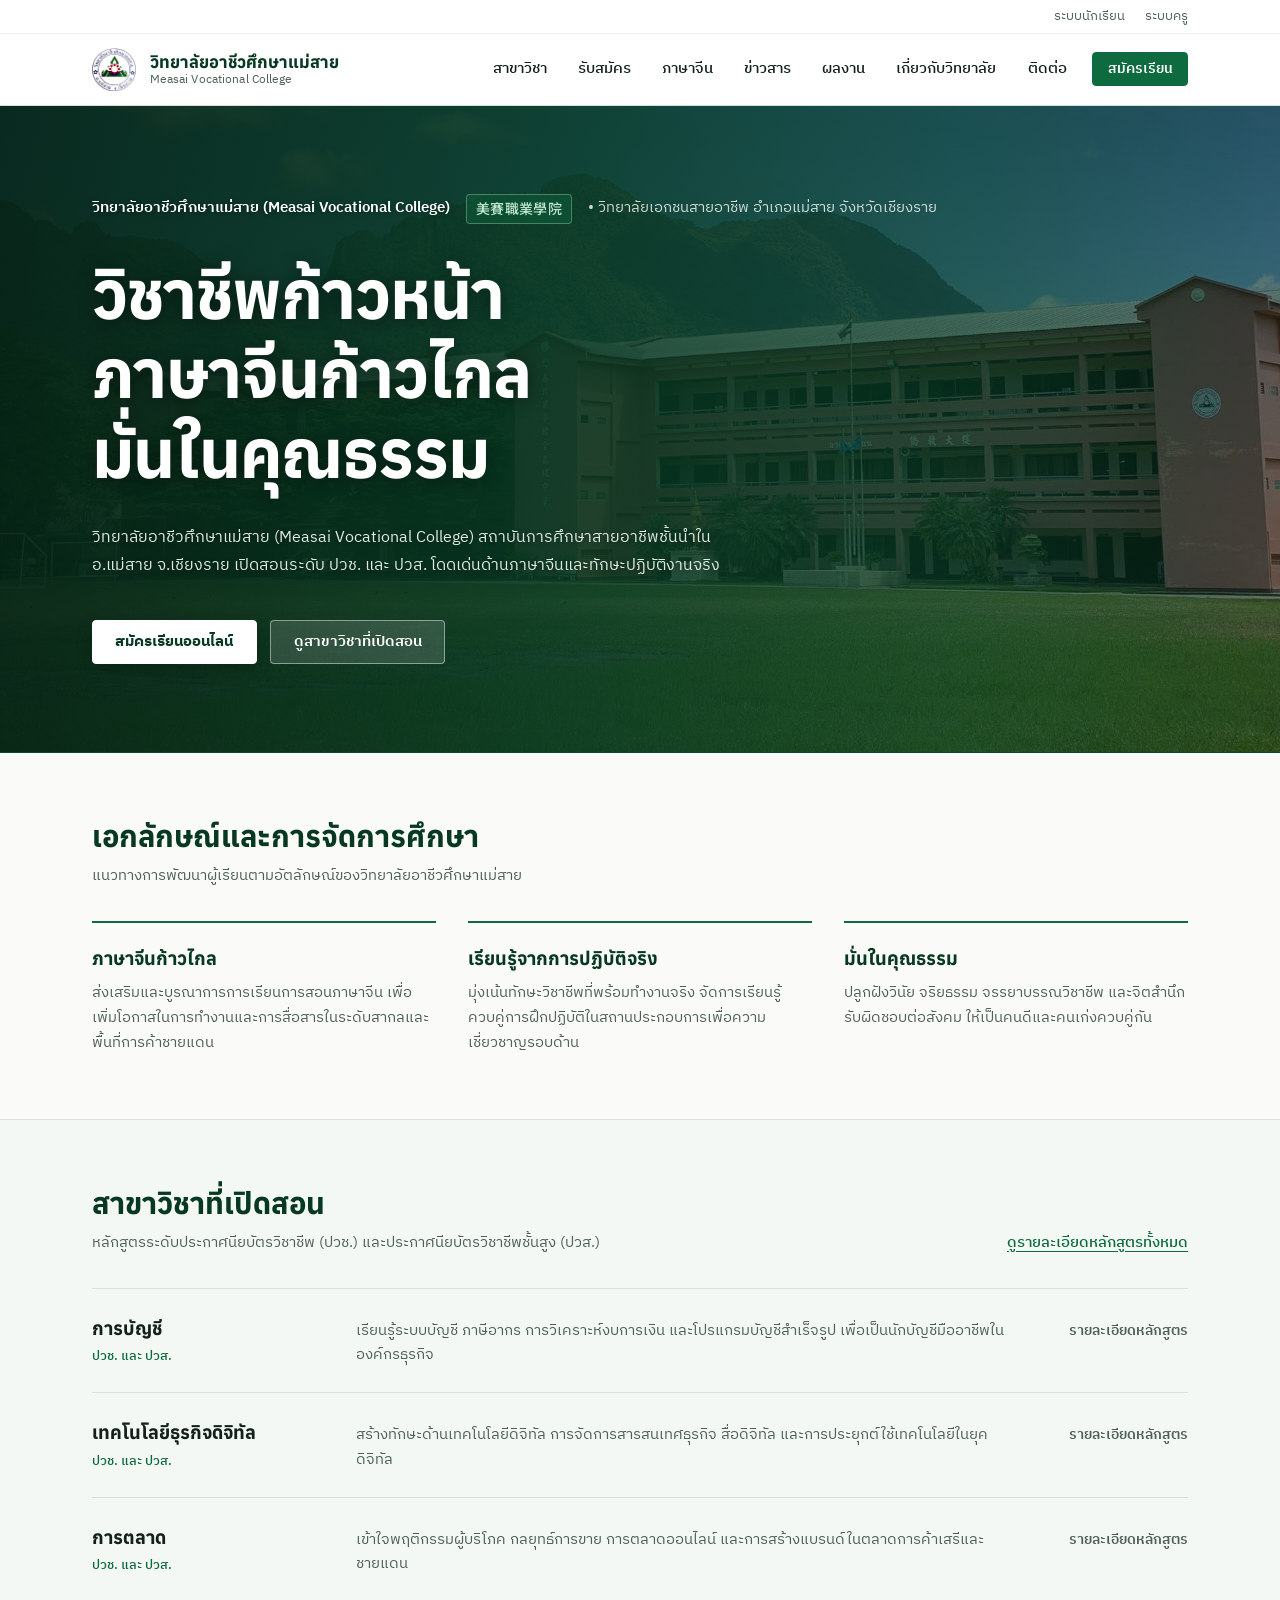
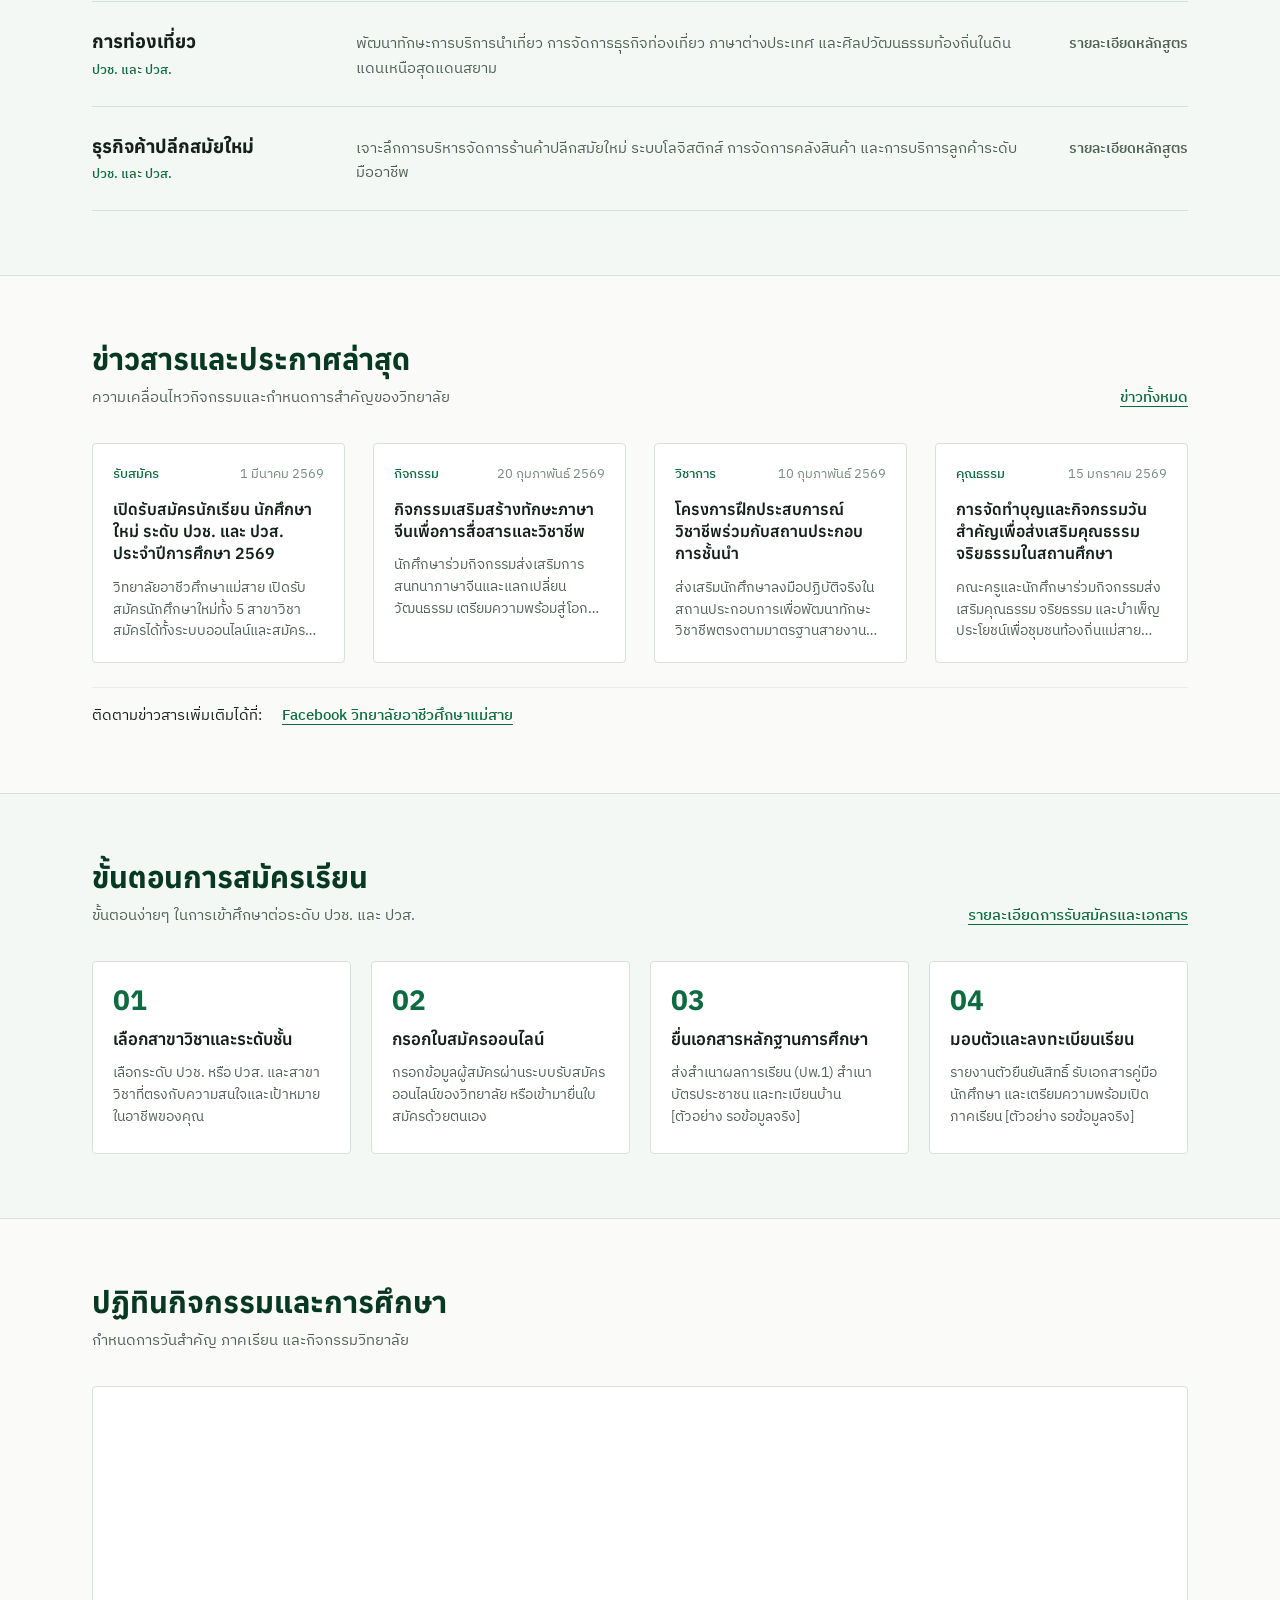
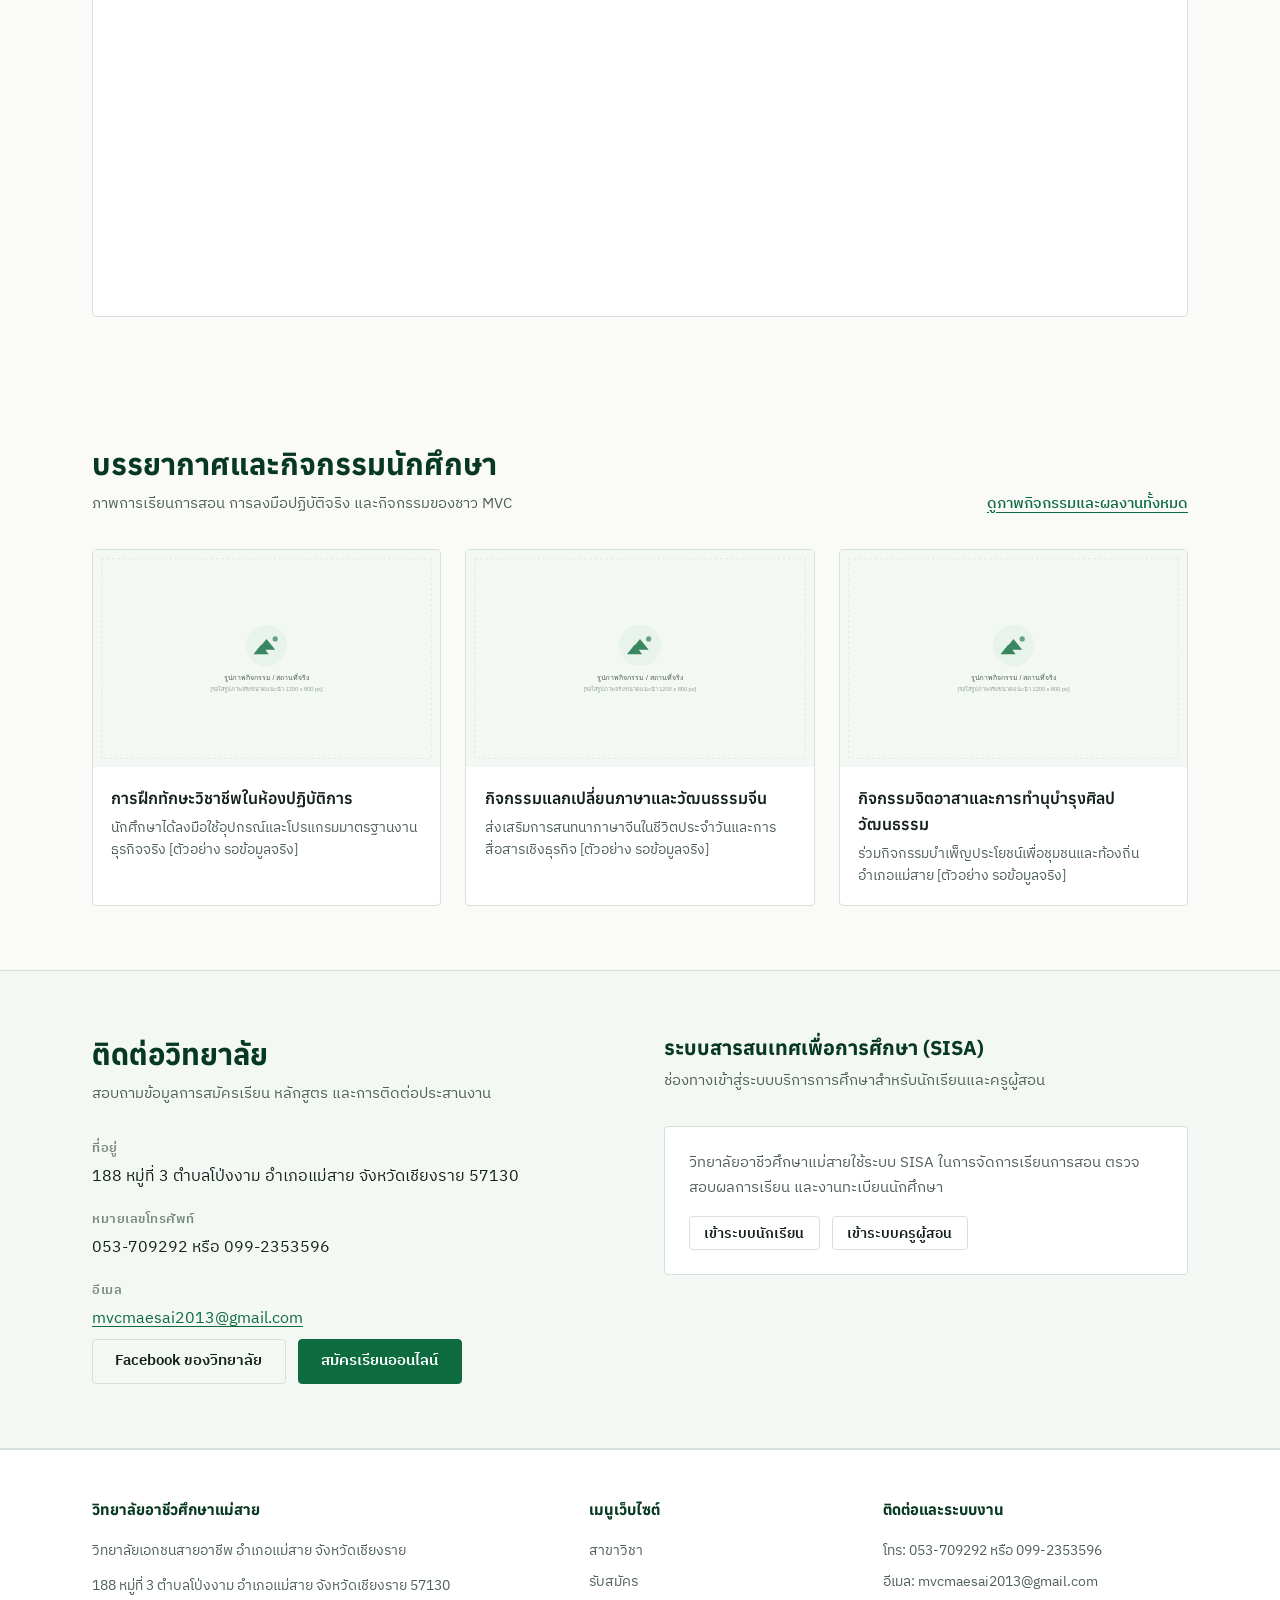
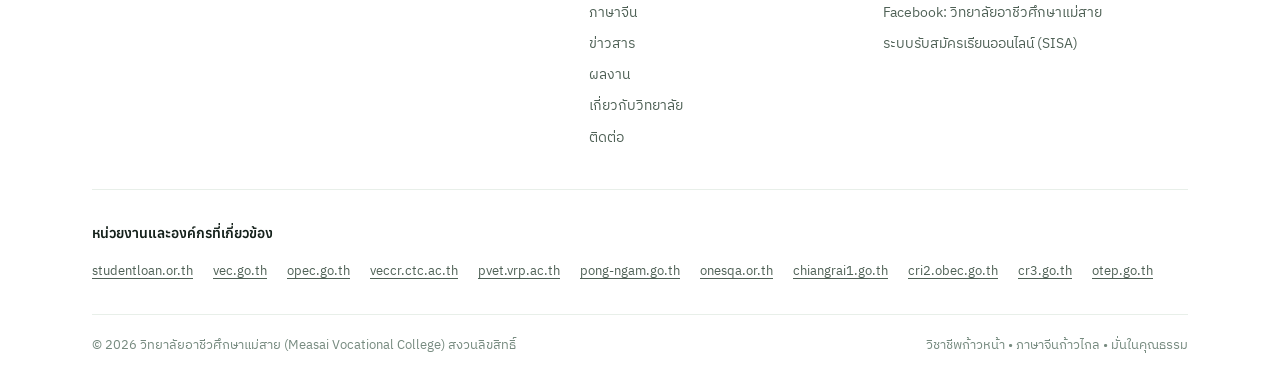
<file: index.html>
<!DOCTYPE html>
<html lang="th">
<head>
  <meta charset="UTF-8">
  <meta name="viewport" content="width=device-width, initial-scale=1.0">
  <title>วิทยาลัยอาชีวศึกษาแม่สาย | Measai Vocational College</title>
  <meta name="description" content="วิทยาลัยอาชีวศึกษาแม่สาย (Measai Vocational College) วิทยาลัยเอกชนสายอาชีพ อ.แม่สาย จ.เชียงราย เปิดสอนระดับ ปวช. และ ปวส. 5 สาขาวิชา โดดเด่นด้านภาษาจีนและทักษะวิชาชีพจริง">
  
  <!-- Open Graph / โซเชียลมีเดีย -->
  <meta property="og:type" content="website">
  <meta property="og:title" content="วิทยาลัยอาชีวศึกษาแม่สาย | Measai Vocational College">
  <meta property="og:description" content="วิชาชีพก้าวหน้า ภาษาจีนก้าวไกล มั่นในคุณธรรม — สถาบันการศึกษาสายอาชีพชั้นนำ อ.แม่สาย จ.เชียงราย">
  <meta property="og:image" content="img/logo-full.png">
  <meta property="og:locale" content="th_TH">

  <!-- ลิงก์สไตล์ชีต -->
  <link rel="stylesheet" href="css/style.css">
  <link rel="icon" type="image/png" href="img/logo.png">
</head>
<body>

  <!-- ลิงก์ข้ามไปเนื้อหาหลักเพื่อการเข้าถึง (Accessibility) -->
  <a href="#main-content" class="skip-link">ข้ามไปเนื้อหาหลัก</a>

  <!-- แถบส่วนหัวของเว็บไซต์ (สร้างอัตโนมัติจาก js/layout.js โดยอ่านจาก data/site.js) -->
  <div id="site-header"></div>

  <!-- เนื้อหาหลักของหน้าแรก -->
  <main id="main-content">

    <!-- 1. ส่วนหัวเด่น (Hero Section - Focal Point ของหน้าแรก) -->
    <section class="hero-section" aria-labelledby="hero-inst-name">
      <div class="container hero-container">
        <div class="hero-layout">
          
          <div class="hero-institution hero-anim-1">
            <span id="hero-inst-name" class="hero-institution-name">วิทยาลัยอาชีวศึกษาแม่สาย (Measai Vocational College)</span>
            <span id="hero-inst-cn" class="hero-institution-cn">美賽職業學院</span>
            <span id="hero-inst-desc" class="hero-institution-desc">• วิทยาลัยเอกชนสายอาชีพ อำเภอแม่สาย จังหวัดเชียงราย</span>
          </div>

          <h1 id="hero-motto" class="hero-motto hero-anim-2" aria-label="คำขวัญวิทยาลัย: วิชาชีพก้าวหน้า ภาษาจีนก้าวไกล มั่นในคุณธรรม">
            <span class="hero-motto-line">วิชาชีพก้าวหน้า</span>
            <span class="hero-motto-line">ภาษาจีนก้าวไกล</span>
            <span class="hero-motto-line">มั่นในคุณธรรม</span>
          </h1>

          <p id="hero-subtext" class="hero-subtext hero-anim-3">
            มุ่งมั่นพัฒนาผู้เรียนสายอาชีพให้มีความรู้คู่คุณธรรม เชี่ยวชาญการปฏิบัติงานจริง และโดดเด่นด้านทักษะภาษาจีนเพื่อรองรับการค้าและเศรษฐกิจสากล
          </p>

          <div class="hero-actions hero-anim-3">
            <a id="hero-apply-btn" href="http://mvc.sisacloud.com/index.php" class="btn btn-primary">สมัครเรียนออนไลน์</a>
            <a href="#programs-section" class="btn btn-secondary">ดูสาขาวิชาที่เปิดสอน</a>
          </div>

        </div>
      </div>
    </section>

    <!-- 2. จุดเด่นสั้นๆ 3 ข้อ (Highlights: ภาษาจีน, ปฏิบัติจริง, คุณธรรม) -->
    <section class="section" aria-labelledby="highlights-heading">
      <div class="container">
        <div class="section-header">
          <h2 id="highlights-heading" class="section-title">เอกลักษณ์และการจัดการศึกษา</h2>
          <p class="section-desc">แนวทางการพัฒนาผู้เรียนตามอัตลักษณ์ของวิทยาลัยอาชีวศึกษาแม่สาย</p>
        </div>
        <div id="highlights-list" class="highlights-grid">
          <!-- ข้อมูลจุดเด่น 3 ข้อจะถูกนำมาใส่จาก data/site.js ผ่าน js/home.js -->
        </div>
      </div>
    </section>

    <!-- 3. สาขาวิชา 5 สาขา (Programs) -->
    <section id="programs-section" class="section section-alt" aria-labelledby="programs-heading">
      <div class="container">
        <div class="section-header-split">
          <div>
            <h2 id="programs-heading" class="section-title">สาขาวิชาที่เปิดสอน</h2>
            <p class="section-desc">หลักสูตรระดับประกาศนียบัตรวิชาชีพ (ปวช.) และประกาศนียบัตรวิชาชีพชั้นสูง (ปวส.)</p>
          </div>
          <a href="programs.html" class="section-action-link">ดูรายละเอียดหลักสูตรทั้งหมด</a>
        </div>
        
        <div id="programs-list" class="programs-list">
          <!-- รายการ 5 สาขาวิชาจะถูกนำมาใส่จาก data/programs.js ผ่าน js/home.js -->
        </div>
      </div>
    </section>

    <!-- 4. ข่าวและประกาศล่าสุด (News) -->
    <section class="section" aria-labelledby="news-heading">
      <div class="container">
        <div class="section-header-split">
          <div>
            <h2 id="news-heading" class="section-title">ข่าวสารและประกาศล่าสุด</h2>
            <p class="section-desc">ความเคลื่อนไหวกิจกรรมและกำหนดการสำคัญของวิทยาลัย</p>
          </div>
          <div class="news-more-actions">
            <a href="news.html" class="section-action-link">ข่าวทั้งหมด</a>
          </div>
        </div>

        <div id="news-list" class="news-grid">
          <!-- ข่าวล่าสุด 3-4 ข่าวจะถูกนำมาใส่จาก data/news.js ผ่าน js/home.js -->
        </div>

        <div class="news-more-links">
          <span>ติดตามข่าวสารเพิ่มเติมได้ที่:</span>
          <a id="news-fb-link" href="https://www.facebook.com/mvs.maesai" class="section-action-link">Facebook วิทยาลัยอาชีวศึกษาแม่สาย</a>
        </div>
      </div>
    </section>

    <!-- 5. ขั้นตอนการสมัครเรียน (Admission Steps) -->
    <section class="section section-alt" aria-labelledby="admission-heading">
      <div class="container">
        <div class="section-header-split">
          <div>
            <h2 id="admission-heading" class="section-title">ขั้นตอนการสมัครเรียน</h2>
            <p class="section-desc">ขั้นตอนง่ายๆ ในการเข้าศึกษาต่อระดับ ปวช. และ ปวส.</p>
          </div>
          <a href="admission.html" class="section-action-link">รายละเอียดการรับสมัครและเอกสาร</a>
        </div>

        <div id="steps-list" class="steps-grid">
          <!-- 4 ขั้นตอนการสมัครจะถูกนำมาใส่จาก data/site.js ผ่าน js/home.js -->
        </div>
      </div>
    </section>

    <!-- 6. ปฏิทินกิจกรรม Google Calendar (จะซ่อนไว้หาก data/site.js ยังไม่ใส่ลิงก์) -->
    <section id="calendar-section" class="section calendar-section" aria-labelledby="calendar-heading">
      <div class="container">
        <div class="section-header">
          <h2 id="calendar-heading" class="section-title">ปฏิทินกิจกรรมและการศึกษา</h2>
          <p class="section-desc">กำหนดการวันสำคัญ ภาคเรียน และกิจกรรมวิทยาลัย</p>
        </div>
        <div class="calendar-frame-wrap">
          <iframe id="calendar-iframe" class="calendar-frame" title="ปฏิทินกิจกรรมวิทยาลัยอาชีวศึกษาแม่สาย"></iframe>
        </div>
      </div>
    </section>

    <!-- 7. ผลงานและรูปกิจกรรม (Works & Activities Preview) -->
    <section class="section" aria-labelledby="works-heading">
      <div class="container">
        <div class="section-header-split">
          <div>
            <h2 id="works-heading" class="section-title">บรรยากาศและกิจกรรมนักศึกษา</h2>
            <p class="section-desc">ภาพการเรียนการสอน การลงมือปฏิบัติจริง และกิจกรรมของชาว MVC</p>
          </div>
          <a href="works.html" class="section-action-link">ดูภาพกิจกรรมและผลงานทั้งหมด</a>
        </div>

        <div class="works-preview-grid">
          <!-- บล็อกตัวอย่างรูปภาพกิจกรรม (พร้อม alt และคำอธิบาย) -->
          <article class="work-preview-item">
            <div class="work-img-wrap">
              <img src="img/placeholder.svg" alt="ภาพบรรยากาศการเรียนการสอนและฝึกทักษะวิชาชีพ" loading="lazy">
            </div>
            <div class="work-preview-content">
              <h3 class="work-preview-title">การฝึกทักษะวิชาชีพในห้องปฏิบัติการ</h3>
              <p class="work-preview-desc">นักศึกษาได้ลงมือใช้อุปกรณ์และโปรแกรมมาตรฐานงานธุรกิจจริง [ตัวอย่าง รอข้อมูลจริง]</p>
            </div>
          </article>

          <article class="work-preview-item">
            <div class="work-img-wrap">
              <img src="img/placeholder.svg" alt="ภาพกิจกรรมส่งเสริมภาษาและวัฒนธรรมจีน" loading="lazy">
            </div>
            <div class="work-preview-content">
              <h3 class="work-preview-title">กิจกรรมแลกเปลี่ยนภาษาและวัฒนธรรมจีน</h3>
              <p class="work-preview-desc">ส่งเสริมการสนทนาภาษาจีนในชีวิตประจำวันและการสื่อสารเชิงธุรกิจ [ตัวอย่าง รอข้อมูลจริง]</p>
            </div>
          </article>

          <article class="work-preview-item">
            <div class="work-img-wrap">
              <img src="img/placeholder.svg" alt="ภาพกิจกรรมจิตอาสาและบำเพ็ญสาธารณประโยชน์" loading="lazy">
            </div>
            <div class="work-preview-content">
              <h3 class="work-preview-title">กิจกรรมจิตอาสาและการทำนุบำรุงศิลปวัฒนธรรม</h3>
              <p class="work-preview-desc">ร่วมกิจกรรมบำเพ็ญประโยชน์เพื่อชุมชนและท้องถิ่นอำเภอแม่สาย [ตัวอย่าง รอข้อมูลจริง]</p>
            </div>
          </article>
        </div>
      </div>
    </section>

    <!-- 8. ติดต่อวิทยาลัย (Contact Section) -->
    <section class="section section-alt" aria-labelledby="contact-heading">
      <div class="container">
        <div class="contact-grid">
          
          <div>
            <div class="section-header">
              <h2 id="contact-heading" class="section-title">ติดต่อวิทยาลัย</h2>
              <p class="section-desc">สอบถามข้อมูลการสมัครเรียน หลักสูตร และการติดต่อประสานงาน</p>
            </div>

            <div class="contact-info-block">
              <div class="contact-row">
                <span class="contact-label">ที่อยู่</span>
                <span id="contact-address" class="contact-value">188 หมู่ที่ 3 ตำบลโป่งงาม อำเภอแม่สาย จังหวัดเชียงราย 57130</span>
              </div>

              <div class="contact-row">
                <span class="contact-label">หมายเลขโทรศัพท์</span>
                <span id="contact-phones" class="contact-value">053-709292 หรือ 099-2353596</span>
              </div>

              <div class="contact-row">
                <span class="contact-label">อีเมล</span>
                <span class="contact-value"><a id="contact-email" href="mailto:mvcmaesai2013@gmail.com">mvcmaesai2013@gmail.com</a></span>
              </div>
            </div>

            <div class="contact-actions">
              <a id="contact-fb-btn" href="https://www.facebook.com/mvs.maesai" class="btn btn-secondary">Facebook ของวิทยาลัย</a>
              <a id="contact-apply-btn" href="http://mvc.sisacloud.com/index.php" class="btn btn-primary">สมัครเรียนออนไลน์</a>
            </div>
          </div>

          <div>
            <div class="section-header">
              <h3 class="section-title" style="font-size: 1.25rem;">ระบบสารสนเทศเพื่อการศึกษา (SISA)</h3>
              <p class="section-desc">ช่องทางเข้าสู่ระบบบริการการศึกษาสำหรับนักเรียนและครูผู้สอน</p>
            </div>
            
            <div style="background-color: var(--color-surface); border: 1px solid var(--color-border); padding: 1.5rem; border-radius: var(--radius-sm); display: flex; flex-direction: column; gap: 1rem;">
              <p style="font-size: 0.9375rem; color: var(--color-text-muted);">
                วิทยาลัยอาชีวศึกษาแม่สายใช้ระบบ SISA ในการจัดการเรียนการสอน ตรวจสอบผลการเรียน และงานทะเบียนนักศึกษา
              </p>
              <div style="display: flex; flex-wrap: wrap; gap: 0.75rem;">
                <a href="http://mvc.sisacloud.com/" target="_blank" rel="noopener noreferrer" class="btn btn-secondary btn-sm">เข้าระบบนักเรียน</a>
                <a href="http://mvc.sisacloud.com/" target="_blank" rel="noopener noreferrer" class="btn btn-secondary btn-sm">เข้าระบบครูผู้สอน</a>
              </div>
            </div>
          </div>

        </div>
      </div>
    </section>

  </main>

  <!-- ส่วนท้ายของเว็บไซต์ (สร้างอัตโนมัติจาก js/layout.js โดยอ่านจาก data/site.js และ data/links.js) -->
  <div id="site-footer"></div>

  <!-- โหลดไฟล์ข้อมูล (Data Files) - ไม่ใช้ fetch() ทำให้เปิดไฟล์ file:// บนเครื่องได้ทันที -->
  <script src="data/site.js"></script>
  <script src="data/programs.js"></script>
  <script src="data/news.js"></script>
  <script src="data/links.js"></script>

  <!-- โหลดสคริปต์ส่วนกลางและสคริปต์หน้าแรก -->
  <script src="js/layout.js"></script>
  <script src="js/home.js"></script>
</body>
</html>
</file>
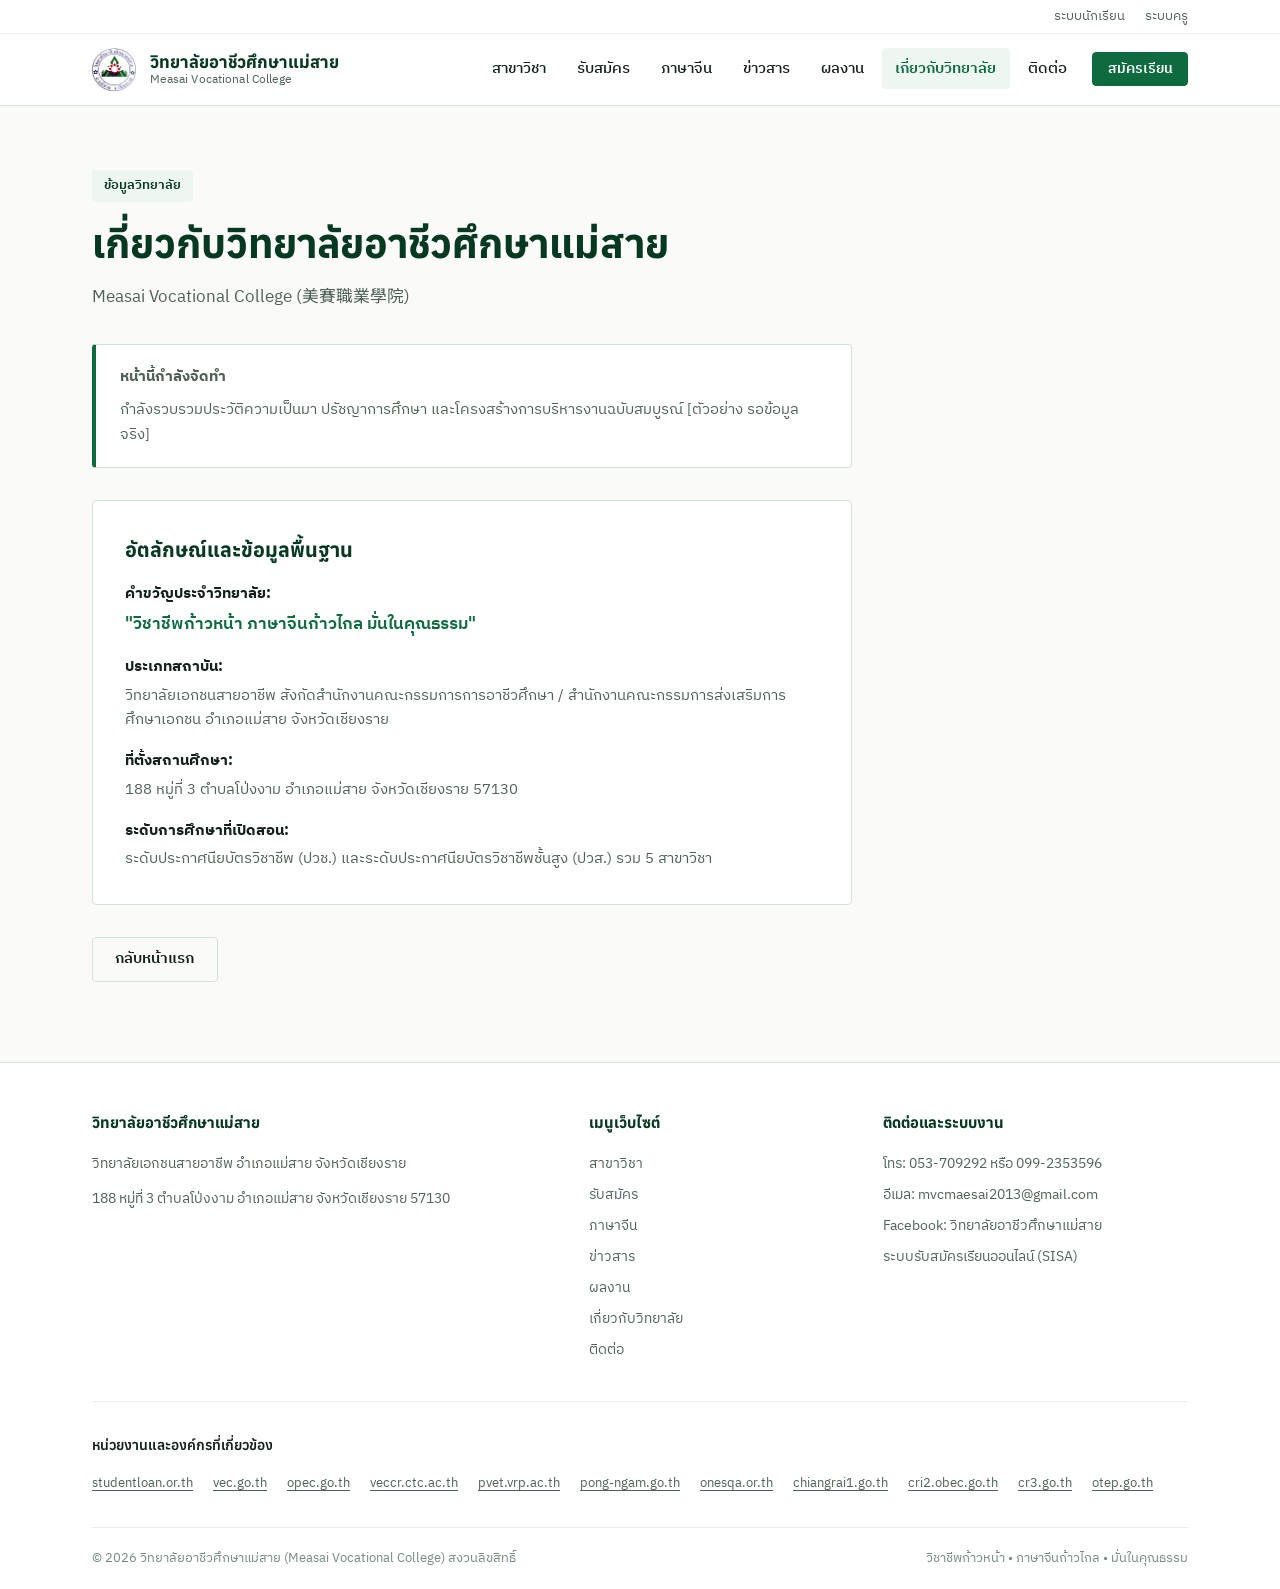
<file: about.html>
<!DOCTYPE html>
<html lang="th">
<head>
  <meta charset="UTF-8">
  <meta name="viewport" content="width=device-width, initial-scale=1.0">
  <title>เกี่ยวกับวิทยาลัย | วิทยาลัยอาชีวศึกษาแม่สาย</title>
  <meta name="description" content="ประวัติและข้อมูลทั่วไป วิทยาลัยอาชีวศึกษาแม่สาย (Measai Vocational College) 美賽職業學院">
  <link rel="stylesheet" href="css/style.css">
  <link rel="icon" type="image/png" href="img/logo.png">
</head>
<body>
  <a href="#main-content" class="skip-link">ข้ามไปเนื้อหาหลัก</a>
  <div id="site-header"></div>

  <main id="main-content" class="container">
    <div class="placeholder-page-wrap">
      <div class="placeholder-badge">ข้อมูลวิทยาลัย</div>
      <h1 class="placeholder-title">เกี่ยวกับวิทยาลัยอาชีวศึกษาแม่สาย</h1>
      <p style="font-size: 1.05rem; color: var(--color-text-muted); margin-bottom: 2rem;">
        Measai Vocational College (美賽職業學院)
      </p>

      <div class="placeholder-notice">
        <p><strong>หน้านี้กำลังจัดทำ</strong></p>
        <p>กำลังรวบรวมประวัติความเป็นมา ปรัชญาการศึกษา และโครงสร้างการบริหารงานฉบับสมบูรณ์ [ตัวอย่าง รอข้อมูลจริง]</p>
      </div>

      <div style="background-color: var(--color-surface); border: 1px solid var(--color-border); padding: 2rem; border-radius: var(--radius-sm); margin-bottom: 2rem;">
        <h2 style="font-family: var(--font-heading); font-size: 1.25rem; color: var(--color-primary-dark); margin-bottom: 1rem;">
          อัตลักษณ์และข้อมูลพื้นฐาน
        </h2>
        
        <div style="display: flex; flex-direction: column; gap: 1rem; font-size: 0.9375rem;">
          <div>
            <strong style="color: var(--color-text);">คำขวัญประจำวิทยาลัย:</strong>
            <p style="color: var(--color-primary); font-weight: 600; font-size: 1.05rem; margin-top: 0.25rem;">
              "วิชาชีพก้าวหน้า ภาษาจีนก้าวไกล มั่นในคุณธรรม"
            </p>
          </div>

          <div>
            <strong style="color: var(--color-text);">ประเภทสถาบัน:</strong>
            <p style="color: var(--color-text-muted); margin-top: 0.25rem;">
              วิทยาลัยเอกชนสายอาชีพ สังกัดสำนักงานคณะกรรมการการอาชีวศึกษา / สำนักงานคณะกรรมการส่งเสริมการศึกษาเอกชน อำเภอแม่สาย จังหวัดเชียงราย
            </p>
          </div>

          <div>
            <strong style="color: var(--color-text);">ที่ตั้งสถานศึกษา:</strong>
            <p style="color: var(--color-text-muted); margin-top: 0.25rem;">
              188 หมู่ที่ 3 ตำบลโป่งงาม อำเภอแม่สาย จังหวัดเชียงราย 57130
            </p>
          </div>

          <div>
            <strong style="color: var(--color-text);">ระดับการศึกษาที่เปิดสอน:</strong>
            <p style="color: var(--color-text-muted); margin-top: 0.25rem;">
              ระดับประกาศนียบัตรวิชาชีพ (ปวช.) และระดับประกาศนียบัตรวิชาชีพชั้นสูง (ปวส.) รวม 5 สาขาวิชา
            </p>
          </div>
        </div>
      </div>

      <div>
        <a href="index.html" class="btn btn-secondary">กลับหน้าแรก</a>
      </div>
    </div>
  </main>

  <div id="site-footer"></div>

  <!-- โหลดข้อมูล -->
  <script src="data/site.js"></script>
  <script src="data/links.js"></script>
  <script src="js/layout.js"></script>
</body>
</html>
</file>
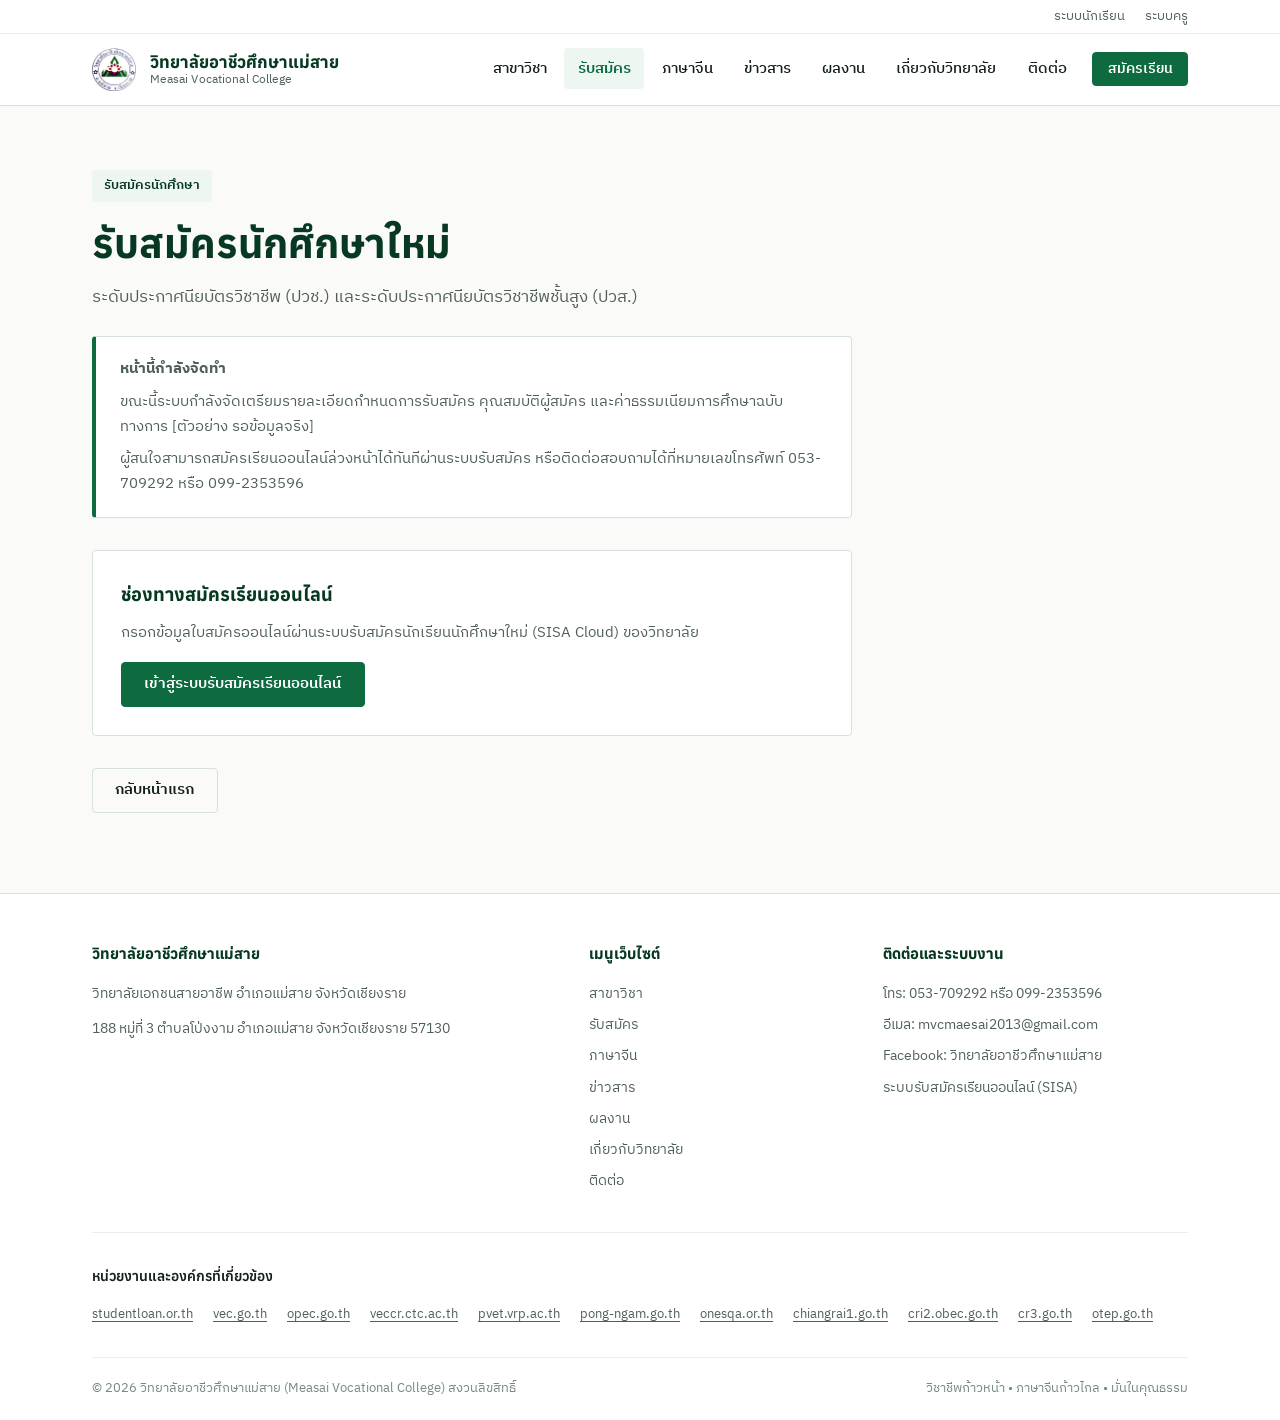
<file: admission.html>
<!DOCTYPE html>
<html lang="th">
<head>
  <meta charset="UTF-8">
  <meta name="viewport" content="width=device-width, initial-scale=1.0">
  <title>รับสมัครนักศึกษาใหม่ | วิทยาลัยอาชีวศึกษาแม่สาย</title>
  <meta name="description" content="ข้อมูลการรับสมัครนักศึกษาใหม่ ระดับ ปวช. และ ปวส. วิทยาลัยอาชีวศึกษาแม่สาย">
  <link rel="stylesheet" href="css/style.css">
  <link rel="icon" type="image/png" href="img/logo.png">
</head>
<body>
  <a href="#main-content" class="skip-link">ข้ามไปเนื้อหาหลัก</a>
  <div id="site-header"></div>

  <main id="main-content" class="container">
    <div class="placeholder-page-wrap">
      <div class="placeholder-badge">รับสมัครนักศึกษา</div>
      <h1 class="placeholder-title">รับสมัครนักศึกษาใหม่</h1>
      <p style="font-size: 1.05rem; color: var(--color-text-muted); margin-bottom: 1.5rem;">
        ระดับประกาศนียบัตรวิชาชีพ (ปวช.) และระดับประกาศนียบัตรวิชาชีพชั้นสูง (ปวส.)
      </p>

      <div class="placeholder-notice">
        <p><strong>หน้านี้กำลังจัดทำ</strong></p>
        <p>ขณะนี้ระบบกำลังจัดเตรียมรายละเอียดกำหนดการรับสมัคร คุณสมบัติผู้สมัคร และค่าธรรมเนียมการศึกษาฉบับทางการ [ตัวอย่าง รอข้อมูลจริง]</p>
        <p>ผู้สนใจสามารถสมัครเรียนออนไลน์ล่วงหน้าได้ทันทีผ่านระบบรับสมัคร หรือติดต่อสอบถามได้ที่หมายเลขโทรศัพท์ 053-709292 หรือ 099-2353596</p>
      </div>

      <div style="background-color: var(--color-surface); border: 1px solid var(--color-border); padding: 1.75rem; border-radius: var(--radius-sm); margin-bottom: 2rem;">
        <h2 style="font-family: var(--font-heading); font-size: 1.15rem; color: var(--color-primary-dark); margin-bottom: 0.75rem;">
          ช่องทางสมัครเรียนออนไลน์
        </h2>
        <p style="color: var(--color-text-muted); font-size: 0.9375rem; margin-bottom: 1rem;">
          กรอกข้อมูลใบสมัครออนไลน์ผ่านระบบรับสมัครนักเรียนนักศึกษาใหม่ (SISA Cloud) ของวิทยาลัย
        </p>
        <a href="http://mvc.sisacloud.com/index.php" target="_blank" rel="noopener noreferrer" class="btn btn-primary">เข้าสู่ระบบรับสมัครเรียนออนไลน์</a>
      </div>

      <div>
        <a href="index.html" class="btn btn-secondary">กลับหน้าแรก</a>
      </div>
    </div>
  </main>

  <div id="site-footer"></div>

  <!-- โหลดข้อมูล -->
  <script src="data/site.js"></script>
  <script src="data/links.js"></script>
  <script src="js/layout.js"></script>
</body>
</html>
</file>
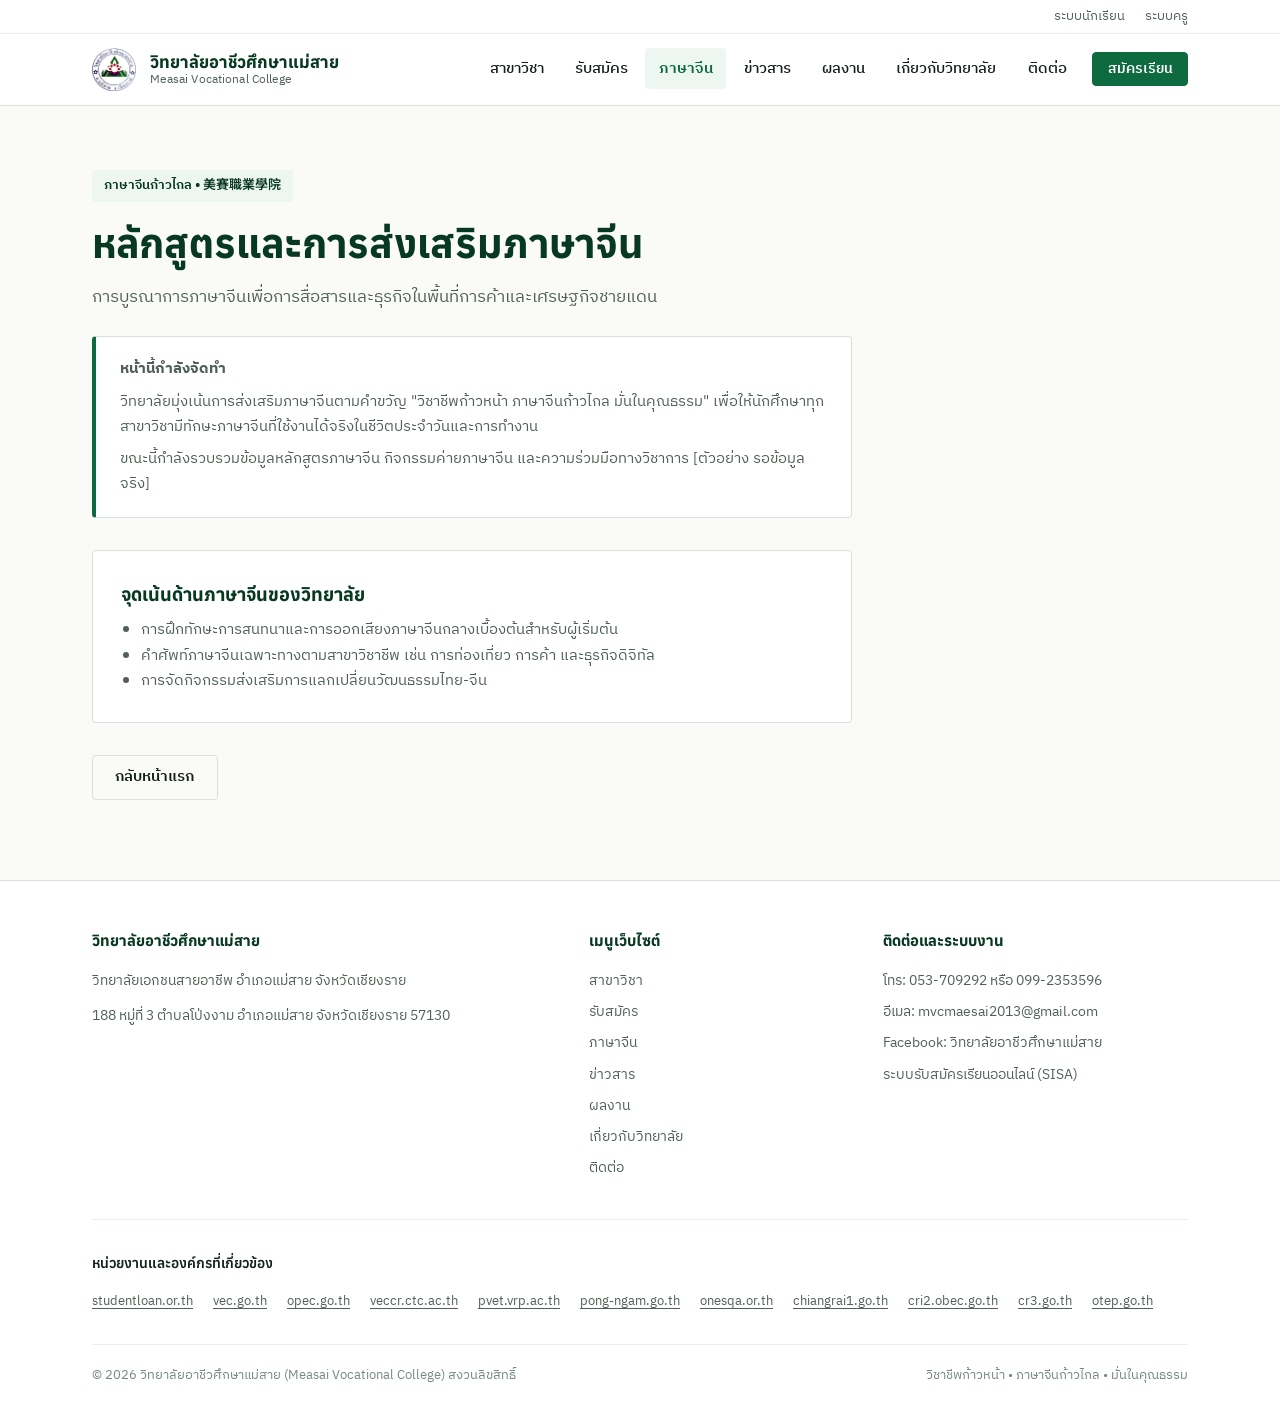
<file: chinese.html>
<!DOCTYPE html>
<html lang="th">
<head>
  <meta charset="UTF-8">
  <meta name="viewport" content="width=device-width, initial-scale=1.0">
  <title>หลักสูตรและการส่งเสริมภาษาจีน | วิทยาลัยอาชีวศึกษาแม่สาย</title>
  <meta name="description" content="การจัดการเรียนการสอนและการส่งเสริมภาษาจีน ภาษาจีนก้าวไกล วิทยาลัยอาชีวศึกษาแม่สาย 美賽職業學院">
  <link rel="stylesheet" href="css/style.css">
  <link rel="icon" type="image/png" href="img/logo.png">
</head>
<body>
  <a href="#main-content" class="skip-link">ข้ามไปเนื้อหาหลัก</a>
  <div id="site-header"></div>

  <main id="main-content" class="container">
    <div class="placeholder-page-wrap">
      <div class="placeholder-badge">ภาษาจีนก้าวไกล • 美賽職業學院</div>
      <h1 class="placeholder-title">หลักสูตรและการส่งเสริมภาษาจีน</h1>
      <p style="font-size: 1.05rem; color: var(--color-text-muted); margin-bottom: 1.5rem;">
        การบูรณาการภาษาจีนเพื่อการสื่อสารและธุรกิจในพื้นที่การค้าและเศรษฐกิจชายแดน
      </p>

      <div class="placeholder-notice">
        <p><strong>หน้านี้กำลังจัดทำ</strong></p>
        <p>วิทยาลัยมุ่งเน้นการส่งเสริมภาษาจีนตามคำขวัญ "วิชาชีพก้าวหน้า ภาษาจีนก้าวไกล มั่นในคุณธรรม" เพื่อให้นักศึกษาทุกสาขาวิชามีทักษะภาษาจีนที่ใช้งานได้จริงในชีวิตประจำวันและการทำงาน</p>
        <p>ขณะนี้กำลังรวบรวมข้อมูลหลักสูตรภาษาจีน กิจกรรมค่ายภาษาจีน และความร่วมมือทางวิชาการ [ตัวอย่าง รอข้อมูลจริง]</p>
      </div>

      <div style="background-color: var(--color-surface); border: 1px solid var(--color-border); padding: 1.75rem; border-radius: var(--radius-sm); margin-bottom: 2rem;">
        <h2 style="font-family: var(--font-heading); font-size: 1.15rem; color: var(--color-primary-dark); margin-bottom: 0.5rem;">
          จุดเน้นด้านภาษาจีนของวิทยาลัย
        </h2>
        <ul style="padding-left: 1.25rem; color: var(--color-text-muted); font-size: 0.9375rem; line-height: 1.7;">
          <li>การฝึกทักษะการสนทนาและการออกเสียงภาษาจีนกลางเบื้องต้นสำหรับผู้เริ่มต้น</li>
          <li>คำศัพท์ภาษาจีนเฉพาะทางตามสาขาวิชาชีพ เช่น การท่องเที่ยว การค้า และธุรกิจดิจิทัล</li>
          <li>การจัดกิจกรรมส่งเสริมการแลกเปลี่ยนวัฒนธรรมไทย-จีน</li>
        </ul>
      </div>

      <div>
        <a href="index.html" class="btn btn-secondary">กลับหน้าแรก</a>
      </div>
    </div>
  </main>

  <div id="site-footer"></div>

  <!-- โหลดข้อมูล -->
  <script src="data/site.js"></script>
  <script src="data/links.js"></script>
  <script src="js/layout.js"></script>
</body>
</html>
</file>
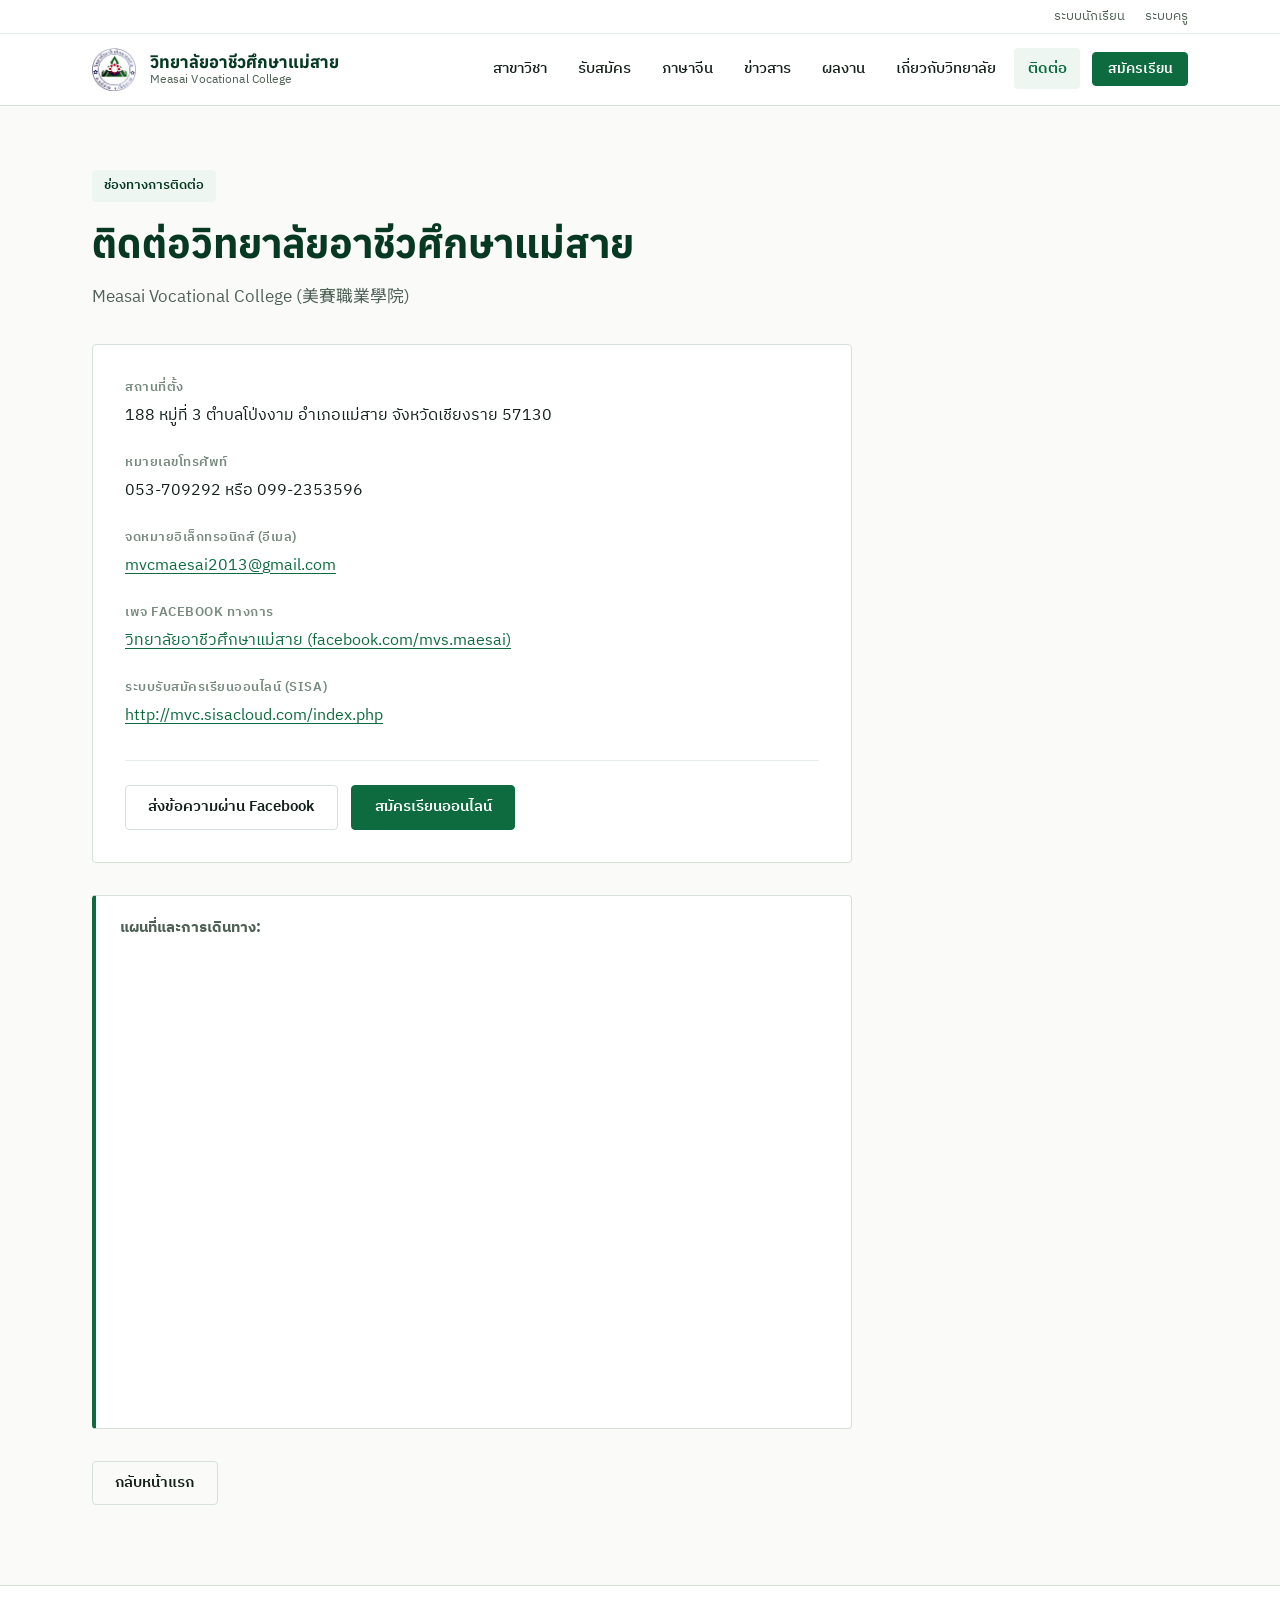
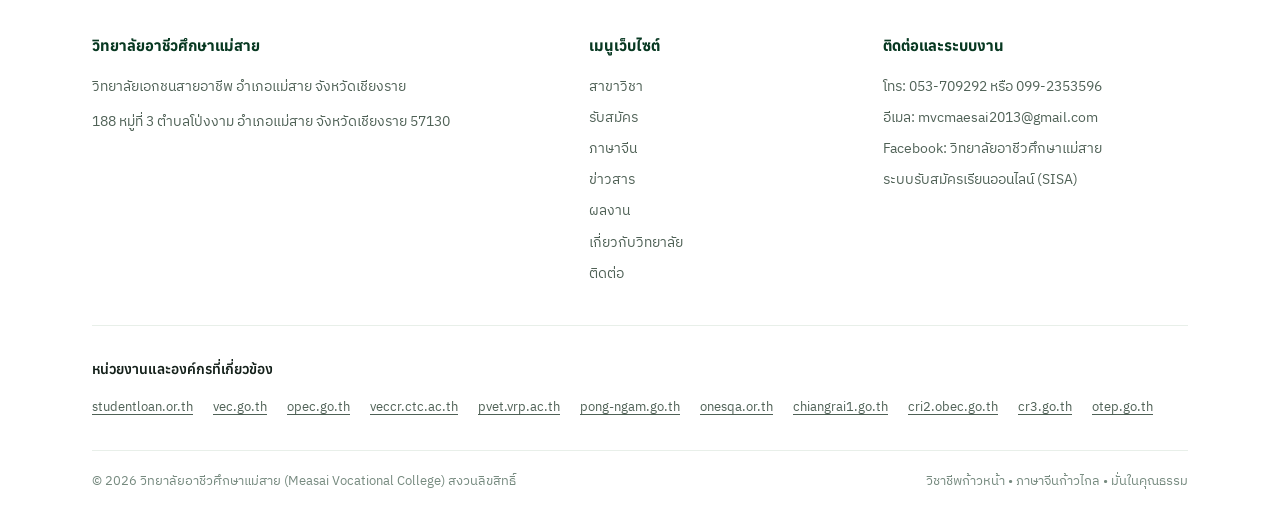
<file: contact.html>
<!DOCTYPE html>
<html lang="th">
<head>
  <meta charset="UTF-8">
  <meta name="viewport" content="width=device-width, initial-scale=1.0">
  <title>ติดต่อวิทยาลัย | วิทยาลัยอาชีวศึกษาแม่สาย</title>
  <meta name="description" content="ช่องทางการติดต่อ ที่อยู่ หมายเลขโทรศัพท์ แผนที่ วิทยาลัยอาชีวศึกษาแม่สาย">
  <link rel="stylesheet" href="css/style.css">
  <link rel="icon" type="image/png" href="img/logo.png">
</head>
<body>
  <a href="#main-content" class="skip-link">ข้ามไปเนื้อหาหลัก</a>
  <div id="site-header"></div>

  <main id="main-content" class="container">
    <div class="placeholder-page-wrap">
      <div class="placeholder-badge">ช่องทางการติดต่อ</div>
      <h1 class="placeholder-title">ติดต่อวิทยาลัยอาชีวศึกษาแม่สาย</h1>
      <p style="font-size: 1.05rem; color: var(--color-text-muted); margin-bottom: 2rem;">
        Measai Vocational College (美賽職業學院)
      </p>

      <div style="background-color: var(--color-surface); border: 1px solid var(--color-border); padding: 2rem; border-radius: var(--radius-sm); margin-bottom: 2rem;">
        <div class="contact-info-block" style="gap: 1.5rem;">
          
          <div class="contact-row">
            <span class="contact-label">สถานที่ตั้ง</span>
            <span class="contact-value">188 หมู่ที่ 3 ตำบลโป่งงาม อำเภอแม่สาย จังหวัดเชียงราย 57130</span>
          </div>

          <div class="contact-row">
            <span class="contact-label">หมายเลขโทรศัพท์</span>
            <span class="contact-value">053-709292 หรือ 099-2353596</span>
          </div>

          <div class="contact-row">
            <span class="contact-label">จดหมายอิเล็กทรอนิกส์ (อีเมล)</span>
            <span class="contact-value">
              <a href="mailto:mvcmaesai2013@gmail.com">mvcmaesai2013@gmail.com</a>
            </span>
          </div>

          <div class="contact-row">
            <span class="contact-label">เพจ Facebook ทางการ</span>
            <span class="contact-value">
              <a href="https://www.facebook.com/mvs.maesai" target="_blank" rel="noopener noreferrer">วิทยาลัยอาชีวศึกษาแม่สาย (facebook.com/mvs.maesai)</a>
            </span>
          </div>

          <div class="contact-row">
            <span class="contact-label">ระบบรับสมัครเรียนออนไลน์ (SISA)</span>
            <span class="contact-value">
              <a href="http://mvc.sisacloud.com/index.php" target="_blank" rel="noopener noreferrer">http://mvc.sisacloud.com/index.php</a>
            </span>
          </div>

        </div>

        <div style="margin-top: 2rem; padding-top: 1.5rem; border-top: 1px solid var(--color-border-subtle); display: flex; flex-wrap: wrap; gap: 0.85rem;">
          <a href="https://www.facebook.com/mvs.maesai" target="_blank" rel="noopener noreferrer" class="btn btn-secondary">ส่งข้อความผ่าน Facebook</a>
          <a href="http://mvc.sisacloud.com/index.php" target="_blank" rel="noopener noreferrer" class="btn btn-primary">สมัครเรียนออนไลน์</a>
        </div>
      </div>

      <div class="placeholder-notice">
        <p><strong>แผนที่และการเดินทาง:</strong></p>
        <p><iframe src="https://www.google.com/maps/embed?pb=!1m18!1m12!1m3!1d3741.4119506641337!2d99.870759252772!3d20.324593640185306!2m3!1f0!2f0!3f0!3m2!1i1024!2i768!4f13.1!3m3!1m2!1s0x30d6f6702784cb4d%3A0x4fdd6466fb17de3f!2z4Lin4Li04LiX4Lii4Liy4Lil4Lix4Lii4Lit4Liy4LiK4Li14Lin4Lio4Li24LiB4Lip4Liy4LmB4Lih4LmI4Liq4Liy4Lii!5e0!3m2!1sth!2sth!4v1662306685468!5m2!1sth!2sth" width="90%" height="450px" style="border:0;" allowfullscreen="" loading="lazy" referrerpolicy="no-referrer-when-downgrade"></iframe></p>
      </div>

      <div>
        <a href="index.html" class="btn btn-secondary">กลับหน้าแรก</a>
      </div>
    </div>
  </main>

  <div id="site-footer"></div>

  <!-- โหลดข้อมูล -->
  <script src="data/site.js"></script>
  <script src="data/links.js"></script>
  <script src="js/layout.js"></script>
</body>
</html>
</file>
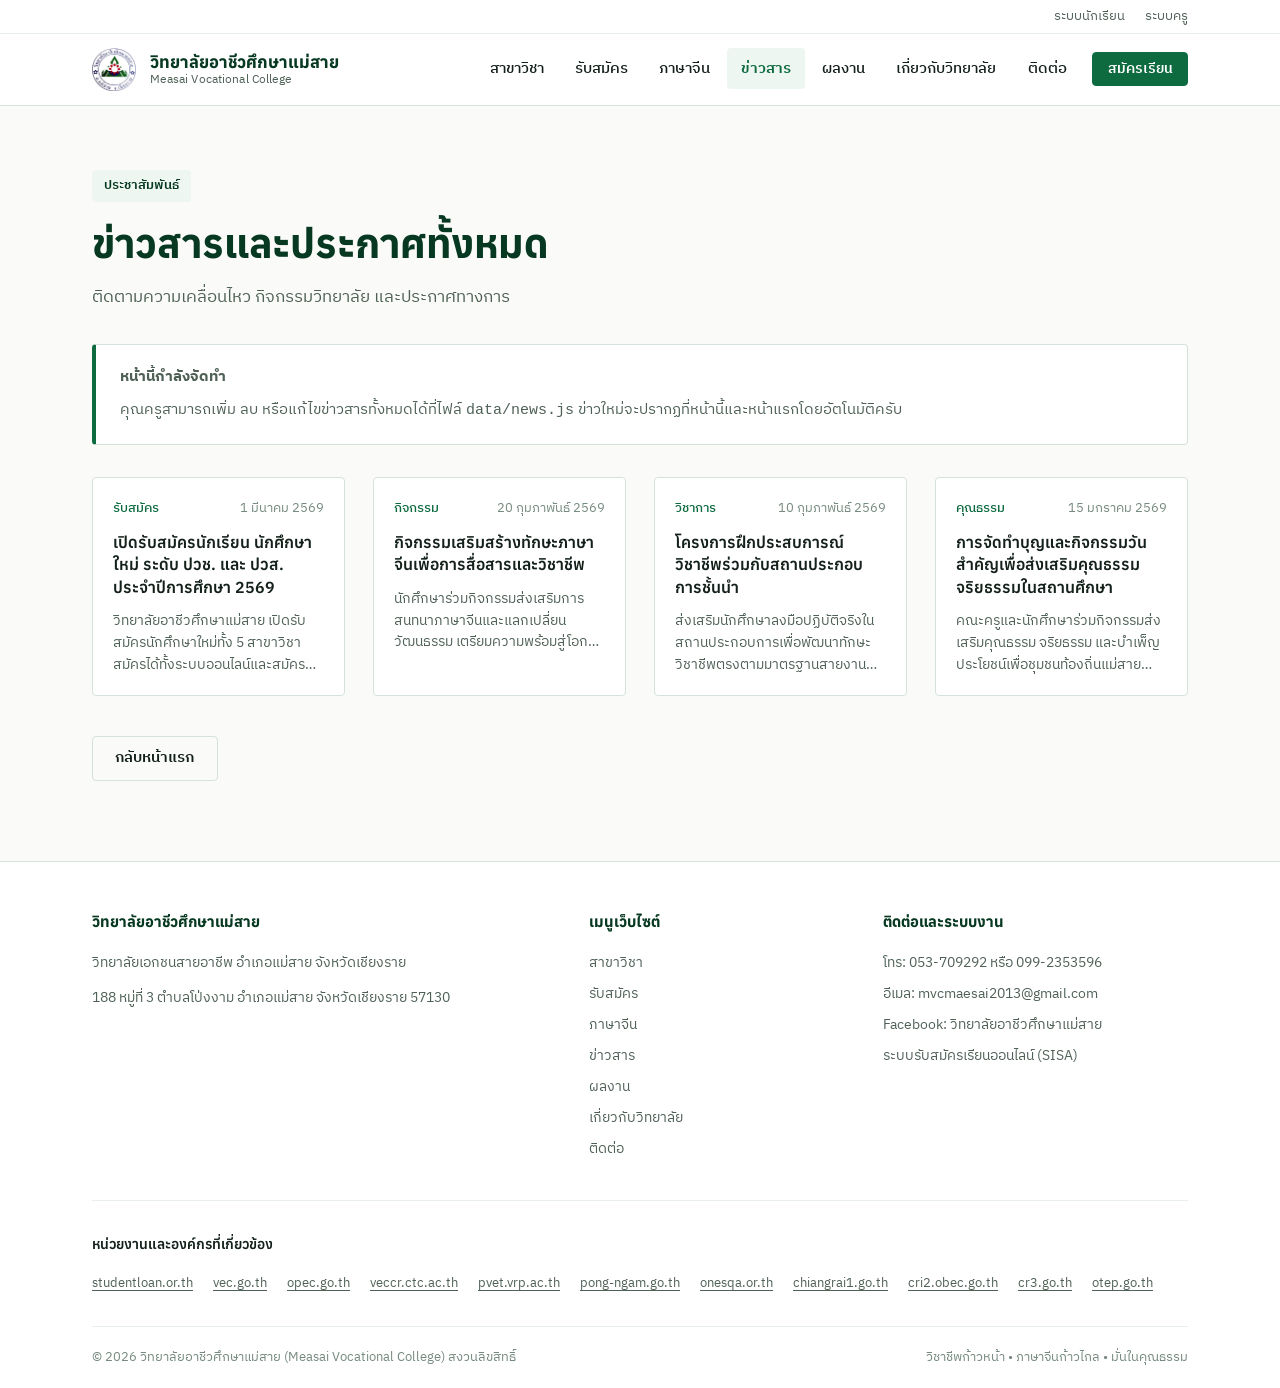
<file: news.html>
<!DOCTYPE html>
<html lang="th">
<head>
  <meta charset="UTF-8">
  <meta name="viewport" content="width=device-width, initial-scale=1.0">
  <title>ข่าวสารและประกาศ | วิทยาลัยอาชีวศึกษาแม่สาย</title>
  <meta name="description" content="ข่าวสาร ประกาศ กิจกรรม และความเคลื่อนไหว วิทยาลัยอาชีวศึกษาแม่สาย">
  <link rel="stylesheet" href="css/style.css">
  <link rel="icon" type="image/png" href="img/logo.png">
</head>
<body>
  <a href="#main-content" class="skip-link">ข้ามไปเนื้อหาหลัก</a>
  <div id="site-header"></div>

  <main id="main-content" class="container">
    <div class="placeholder-page-wrap" style="max-width: 100%;">
      <div class="placeholder-badge">ประชาสัมพันธ์</div>
      <h1 class="placeholder-title">ข่าวสารและประกาศทั้งหมด</h1>
      <p style="font-size: 1.05rem; color: var(--color-text-muted); margin-bottom: 2rem;">
        ติดตามความเคลื่อนไหว กิจกรรมวิทยาลัย และประกาศทางการ
      </p>

      <div class="placeholder-notice">
        <p><strong>หน้านี้กำลังจัดทำ</strong></p>
        <p>คุณครูสามารถเพิ่ม ลบ หรือแก้ไขข่าวสารทั้งหมดได้ที่ไฟล์ <code>data/news.js</code> ข่าวใหม่จะปรากฏที่หน้านี้และหน้าแรกโดยอัตโนมัติครับ</p>
      </div>

      <div id="all-news-list" class="news-grid" style="margin-top: 2rem;">
        <!-- รายการข่าวสารทั้งหมดจาก data/news.js -->
      </div>

      <div style="margin-top: 2.5rem;">
        <a href="index.html" class="btn btn-secondary">กลับหน้าแรก</a>
      </div>
    </div>
  </main>

  <div id="site-footer"></div>

  <!-- โหลดข้อมูล -->
  <script src="data/site.js"></script>
  <script src="data/news.js"></script>
  <script src="data/links.js"></script>
  <script src="js/layout.js"></script>

  <script>
    (function() {
      var container = document.getElementById('all-news-list');
      var news = window.MVS_NEWS || [];

      if (container && Array.isArray(news)) {
        container.textContent = '';
        news.forEach(function(item) {
          var card = document.createElement('article');
          card.className = 'news-card';

          var meta = document.createElement('div');
          meta.className = 'news-meta';
          var cat = document.createElement('span');
          cat.className = 'news-category';
          cat.textContent = item.category;
          var date = document.createElement('span');
          date.textContent = item.dateDisplay || item.date;
          meta.appendChild(cat);
          meta.appendChild(date);

          var title = document.createElement('h2');
          title.className = 'news-card-title';
          title.textContent = item.title;

          var summary = document.createElement('p');
          summary.className = 'news-card-summary';
          summary.textContent = item.summary;

          card.appendChild(meta);
          card.appendChild(title);
          card.appendChild(summary);

          container.appendChild(card);
        });
      }
    })();
  </script>
</body>
</html>
</file>
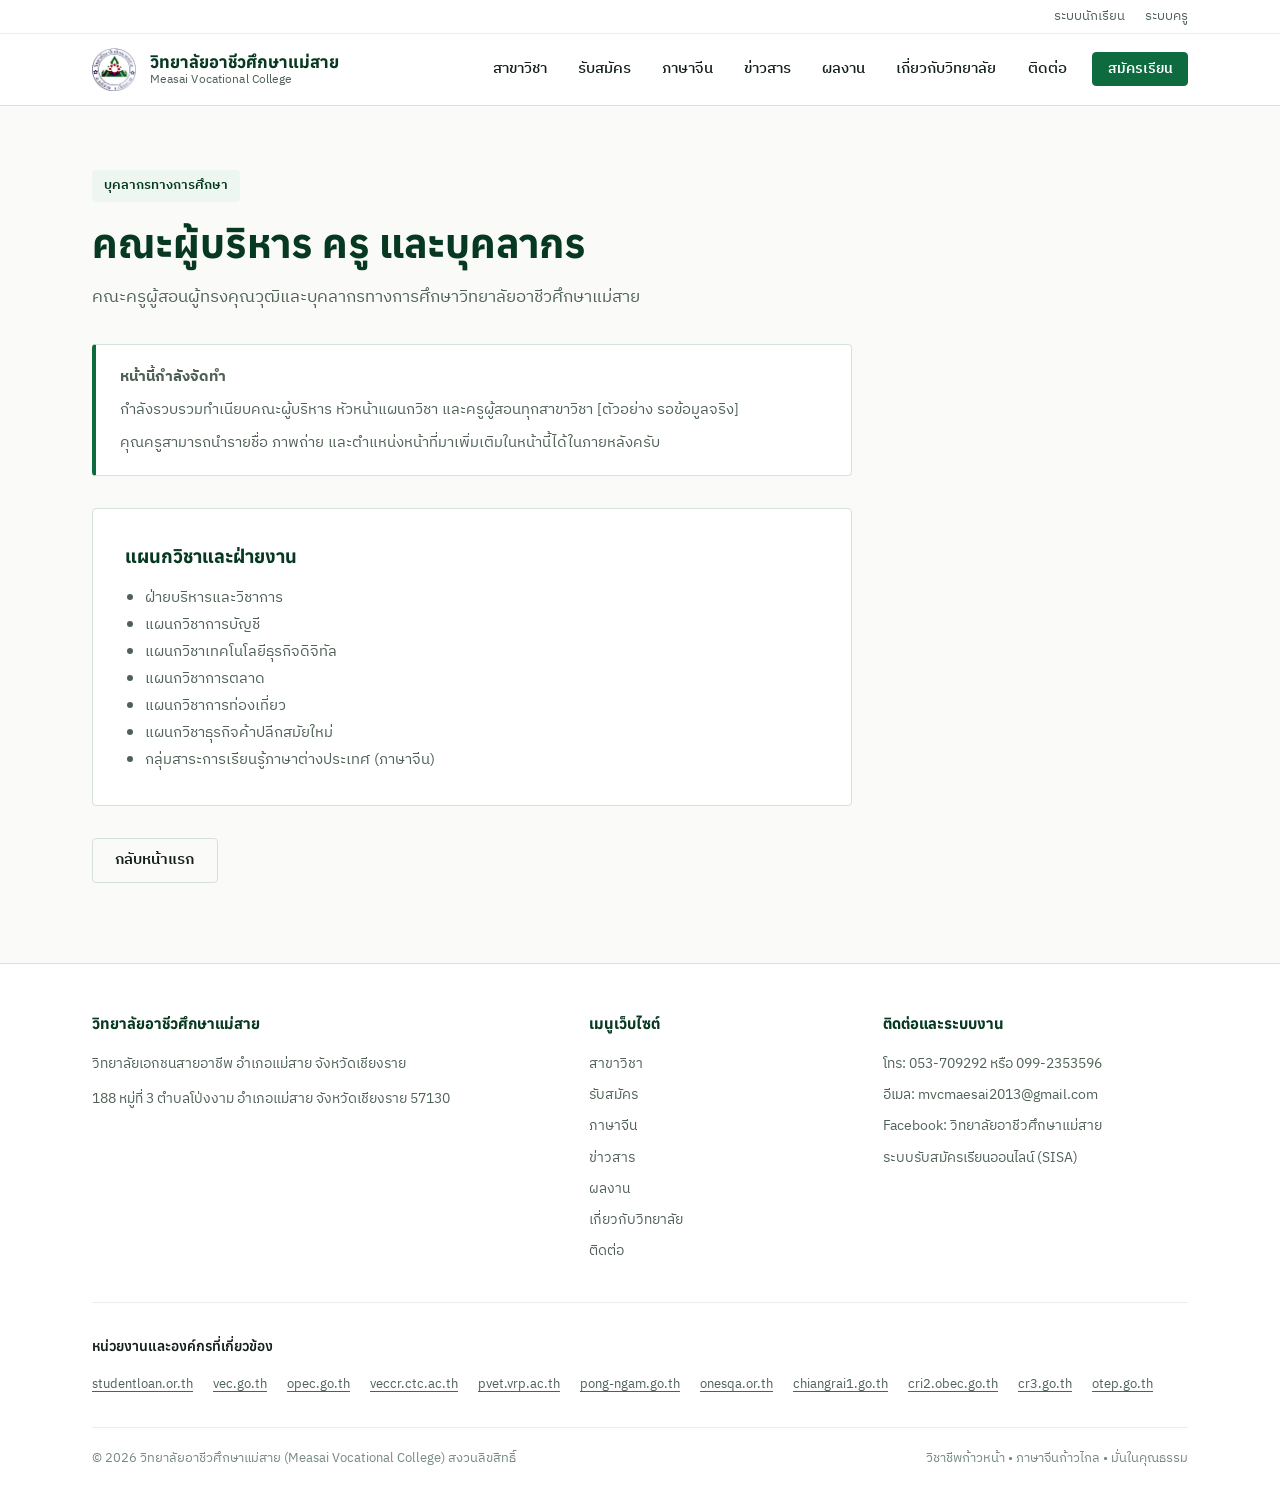
<file: people.html>
<!DOCTYPE html>
<html lang="th">
<head>
  <meta charset="UTF-8">
  <meta name="viewport" content="width=device-width, initial-scale=1.0">
  <title>บุคลากรและคณะครู | วิทยาลัยอาชีวศึกษาแม่สาย</title>
  <meta name="description" content="ทำเนียบผู้บริหาร คณะครู และบุคลากรทางการศึกษา วิทยาลัยอาชีวศึกษาแม่สาย">
  <link rel="stylesheet" href="css/style.css">
  <link rel="icon" type="image/png" href="img/logo.png">
</head>
<body>
  <a href="#main-content" class="skip-link">ข้ามไปเนื้อหาหลัก</a>
  <div id="site-header"></div>

  <main id="main-content" class="container">
    <div class="placeholder-page-wrap">
      <div class="placeholder-badge">บุคลากรทางการศึกษา</div>
      <h1 class="placeholder-title">คณะผู้บริหาร ครู และบุคลากร</h1>
      <p style="font-size: 1.05rem; color: var(--color-text-muted); margin-bottom: 2rem;">
        คณะครูผู้สอนผู้ทรงคุณวุฒิและบุคลากรทางการศึกษาวิทยาลัยอาชีวศึกษาแม่สาย
      </p>

      <div class="placeholder-notice">
        <p><strong>หน้านี้กำลังจัดทำ</strong></p>
        <p>กำลังรวบรวมทำเนียบคณะผู้บริหาร หัวหน้าแผนกวิชา และครูผู้สอนทุกสาขาวิชา [ตัวอย่าง รอข้อมูลจริง]</p>
        <p>คุณครูสามารถนำรายชื่อ ภาพถ่าย และตำแหน่งหน้าที่มาเพิ่มเติมในหน้านี้ได้ในภายหลังครับ</p>
      </div>

      <div style="background-color: var(--color-surface); border: 1px solid var(--color-border); padding: 2rem; border-radius: var(--radius-sm); margin-bottom: 2rem;">
        <h2 style="font-family: var(--font-heading); font-size: 1.15rem; color: var(--color-primary-dark); margin-bottom: 0.75rem;">
          แผนกวิชาและฝ่ายงาน
        </h2>
        <ul style="padding-left: 1.25rem; color: var(--color-text-muted); font-size: 0.9375rem; line-height: 1.8;">
          <li>ฝ่ายบริหารและวิชาการ</li>
          <li>แผนกวิชาการบัญชี</li>
          <li>แผนกวิชาเทคโนโลยีธุรกิจดิจิทัล</li>
          <li>แผนกวิชาการตลาด</li>
          <li>แผนกวิชาการท่องเที่ยว</li>
          <li>แผนกวิชาธุรกิจค้าปลีกสมัยใหม่</li>
          <li>กลุ่มสาระการเรียนรู้ภาษาต่างประเทศ (ภาษาจีน)</li>
        </ul>
      </div>

      <div>
        <a href="index.html" class="btn btn-secondary">กลับหน้าแรก</a>
      </div>
    </div>
  </main>

  <div id="site-footer"></div>

  <!-- โหลดข้อมูล -->
  <script src="data/site.js"></script>
  <script src="data/links.js"></script>
  <script src="js/layout.js"></script>
</body>
</html>
</file>
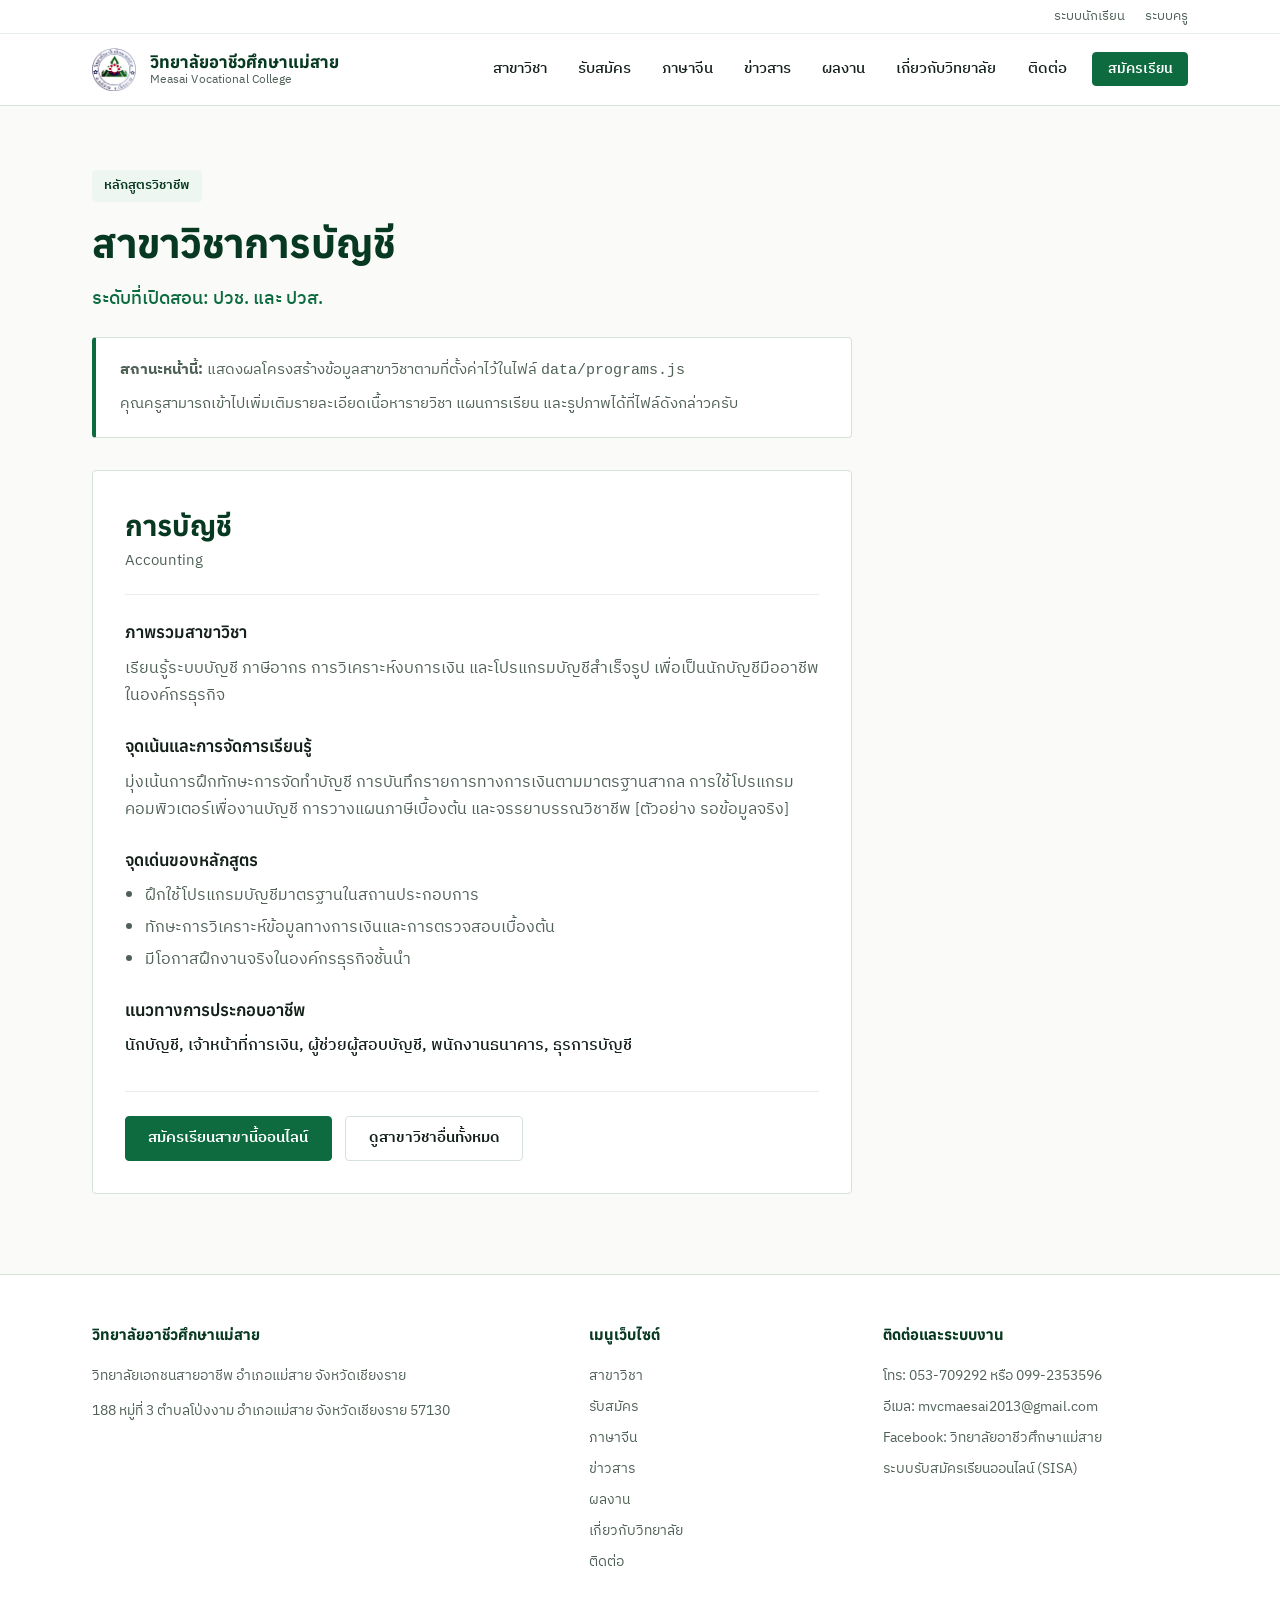
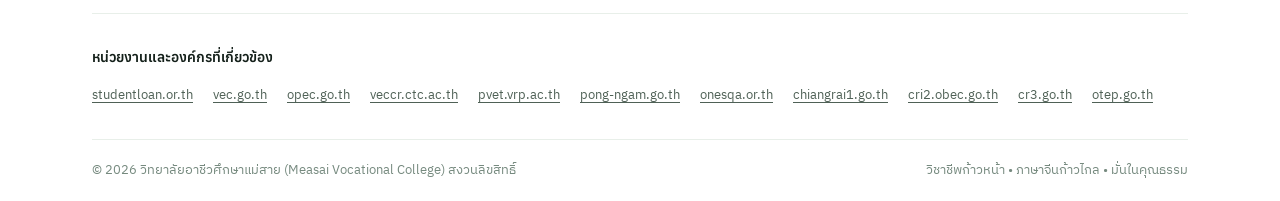
<file: program.html>
<!DOCTYPE html>
<html lang="th">
<head>
  <meta charset="UTF-8">
  <meta name="viewport" content="width=device-width, initial-scale=1.0">
  <title>รายละเอียดสาขาวิชา | วิทยาลัยอาชีวศึกษาแม่สาย</title>
  <meta name="description" content="รายละเอียดหลักสูตรและสาขาวิชาที่เปิดสอน วิทยาลัยอาชีวศึกษาแม่สาย">
  <link rel="stylesheet" href="css/style.css">
  <link rel="icon" type="image/png" href="img/logo.png">
</head>
<body>
  <a href="#main-content" class="skip-link">ข้ามไปเนื้อหาหลัก</a>
  <div id="site-header"></div>

  <main id="main-content" class="container">
    <div class="placeholder-page-wrap">
      
      <div id="program-content">
        <!-- เนื้อหาสาขาวิชาจะถูกนำมาแสดงผลจาก data/programs.js ผ่านสคริปต์ด้านล่าง -->
        <div class="placeholder-badge">หลักสูตรวิชาชีพ</div>
        <h1 id="prog-title" class="placeholder-title">กำลังโหลดข้อมูลสาขาวิชา...</h1>
        <div id="prog-levels" class="program-detail-sub" style="font-size: 1.1rem; margin-bottom: 1.5rem;"></div>

        <div class="placeholder-notice">
          <p><strong>สถานะหน้านี้:</strong> แสดงผลโครงสร้างข้อมูลสาขาวิชาตามที่ตั้งค่าไว้ในไฟล์ <code>data/programs.js</code></p>
          <p>คุณครูสามารถเข้าไปเพิ่มเติมรายละเอียดเนื้อหารายวิชา แผนการเรียน และรูปภาพได้ที่ไฟล์ดังกล่าวครับ</p>
        </div>

        <div class="program-detail-card">
          <div class="program-detail-header">
            <h2 id="prog-card-name" class="program-detail-title">ชื่อสาขาวิชา</h2>
            <div id="prog-card-en" style="color: var(--color-text-muted); font-size: 0.9375rem;"></div>
          </div>

          <div class="program-detail-section">
            <h3 class="program-detail-section-title">ภาพรวมสาขาวิชา</h3>
            <p id="prog-summary" style="color: var(--color-text-muted); line-height: 1.7;"></p>
          </div>

          <div class="program-detail-section">
            <h3 class="program-detail-section-title">จุดเน้นและการจัดการเรียนรู้</h3>
            <p id="prog-detail" style="color: var(--color-text-muted); line-height: 1.7;"></p>
          </div>

          <div class="program-detail-section">
            <h3 class="program-detail-section-title">จุดเด่นของหลักสูตร</h3>
            <ul id="prog-highlights" class="program-detail-list"></ul>
          </div>

          <div class="program-detail-section">
            <h3 class="program-detail-section-title">แนวทางการประกอบอาชีพ</h3>
            <p id="prog-careers" style="color: var(--color-text); font-weight: 500;"></p>
          </div>

          <div style="margin-top: 2rem; padding-top: 1.5rem; border-top: 1px solid var(--color-border-subtle); display: flex; flex-wrap: wrap; gap: 0.85rem;">
            <a id="prog-apply-btn" href="http://mvc.sisacloud.com/index.php" class="btn btn-primary" target="_blank" rel="noopener noreferrer">สมัครเรียนสาขานี้ออนไลน์</a>
            <a href="programs.html" class="btn btn-secondary">ดูสาขาวิชาอื่นทั้งหมด</a>
          </div>
        </div>
      </div>

    </div>
  </main>

  <div id="site-footer"></div>

  <!-- โหลดข้อมูล -->
  <script src="data/site.js"></script>
  <script src="data/programs.js"></script>
  <script src="data/links.js"></script>
  <script src="js/layout.js"></script>

  <script>
    (function() {
      // ดึงค่า id จาก Query String: ?id=...
      var params = new URLSearchParams(window.location.search);
      var progId = params.get('id');
      var programs = window.MVS_PROGRAMS || [];

      // ค้นหาสาขาวิชาที่ตรงกัน
      var currentProg = null;
      if (progId) {
        for (var i = 0; i < programs.length; i++) {
          if (programs[i].id === progId) {
            currentProg = programs[i];
            break;
          }
        }
      }

      // ถ้าไม่ระบุ id ให้ใช้สาขาแรกเป็นค่าเริ่มต้น
      if (!currentProg && programs.length > 0) {
        currentProg = programs[0];
      }

      if (currentProg) {
        document.title = currentProg.name + " (" + currentProg.levels + ") | วิทยาลัยอาชีวศึกษาแม่สาย";
        
        var titleEl = document.getElementById('prog-title');
        if (titleEl) titleEl.textContent = "สาขาวิชา" + currentProg.name;

        var levelsEl = document.getElementById('prog-levels');
        if (levelsEl) levelsEl.textContent = "ระดับที่เปิดสอน: " + currentProg.levels;

        var cardNameEl = document.getElementById('prog-card-name');
        if (cardNameEl) cardNameEl.textContent = currentProg.name;

        var cardEnEl = document.getElementById('prog-card-en');
        if (cardEnEl) cardEnEl.textContent = currentProg.nameEn || '';

        var summaryEl = document.getElementById('prog-summary');
        if (summaryEl) summaryEl.textContent = currentProg.summary || '';

        var detailEl = document.getElementById('prog-detail');
        if (detailEl) detailEl.textContent = currentProg.detail || '';

        var careersEl = document.getElementById('prog-careers');
        if (careersEl) careersEl.textContent = currentProg.careers || '';

        var hlContainer = document.getElementById('prog-highlights');
        if (hlContainer && Array.isArray(currentProg.highlights)) {
          hlContainer.textContent = '';
          currentProg.highlights.forEach(function(item) {
            var li = document.createElement('li');
            li.textContent = item;
            hlContainer.appendChild(li);
          });
        }

        var applyBtn = document.getElementById('prog-apply-btn');
        if (applyBtn && window.MVS_SITE && window.MVS_SITE.applyOnlineUrl) {
          applyBtn.href = window.MVS_SITE.applyOnlineUrl;
        }
      }
    })();
  </script>
</body>
</html>
</file>
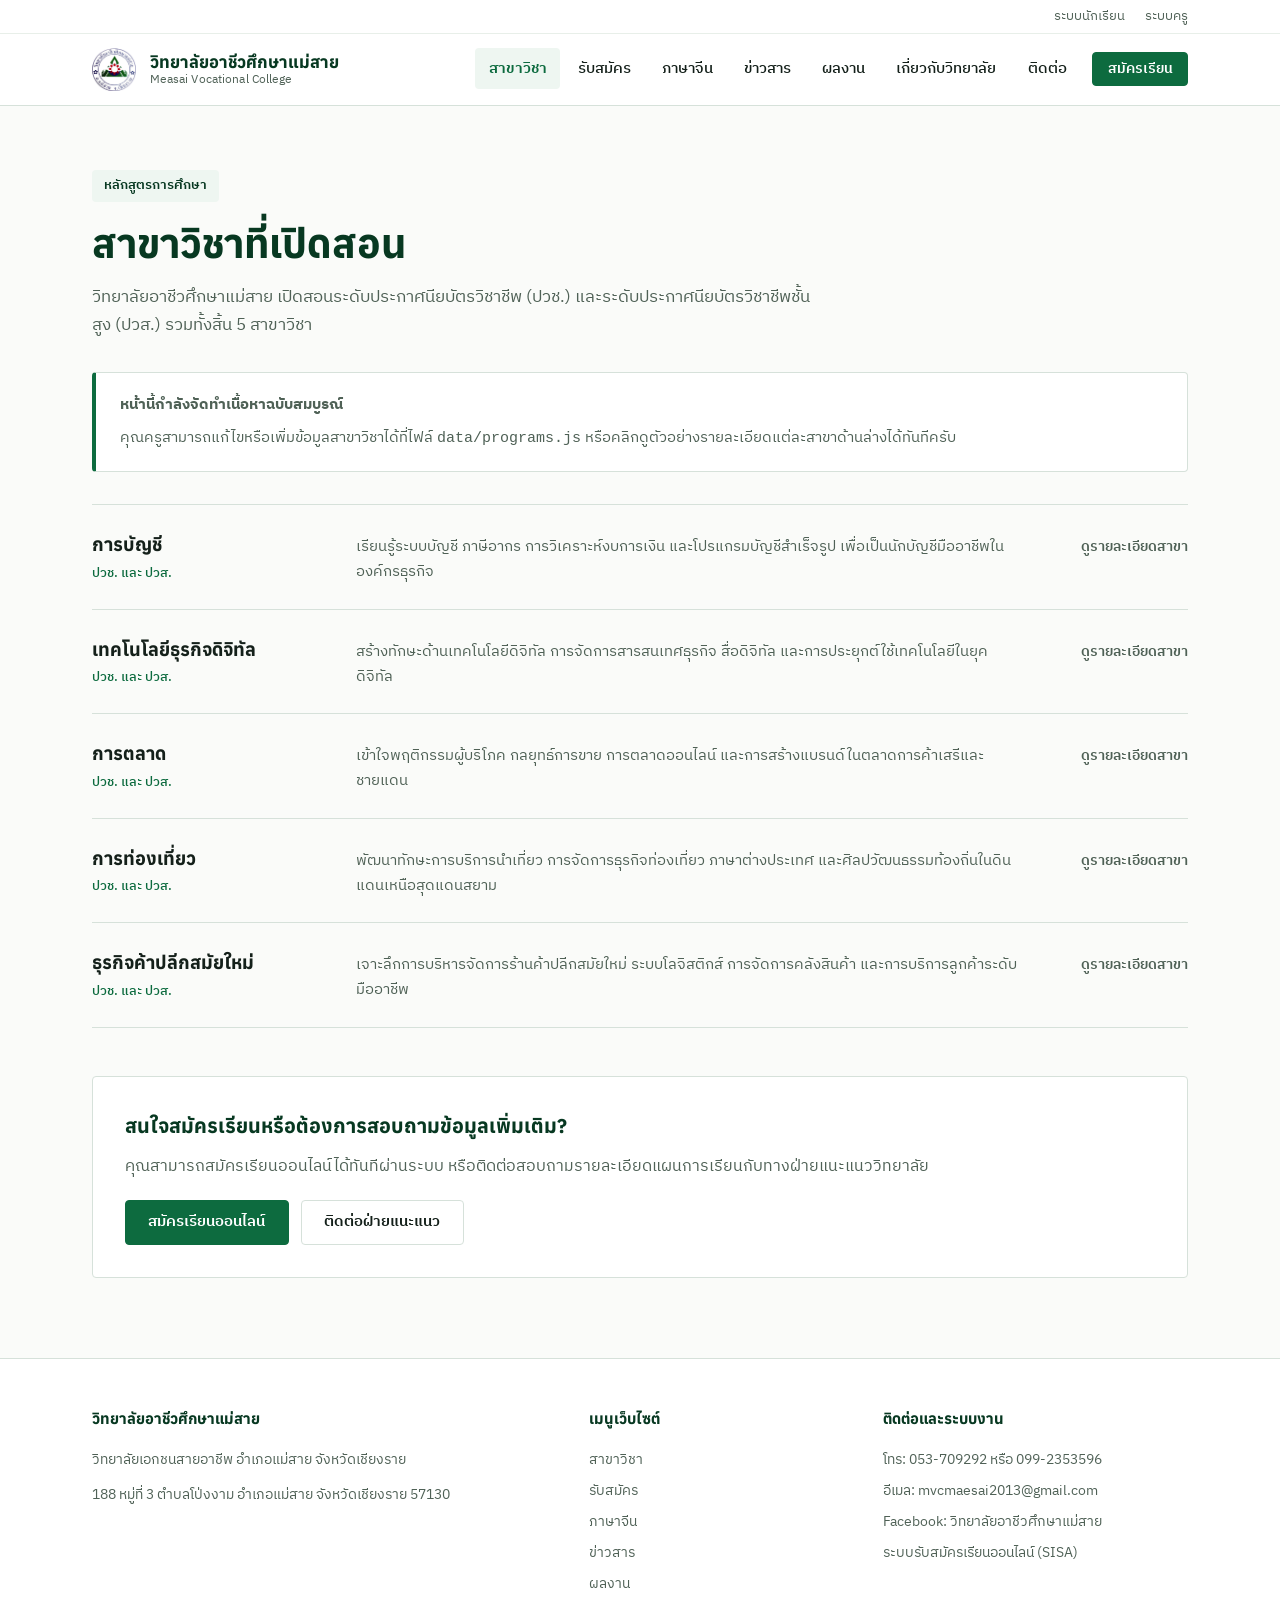
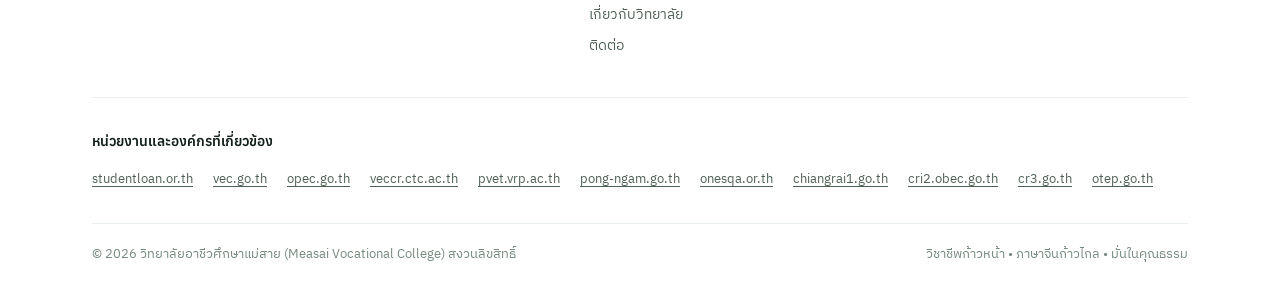
<file: programs.html>
<!DOCTYPE html>
<html lang="th">
<head>
  <meta charset="UTF-8">
  <meta name="viewport" content="width=device-width, initial-scale=1.0">
  <title>สาขาวิชาที่เปิดสอน | วิทยาลัยอาชีวศึกษาแม่สาย</title>
  <meta name="description" content="หลักสูตรและสาขาวิชาที่เปิดสอนระดับ ปวช. และ ปวส. วิทยาลัยอาชีวศึกษาแม่สาย">
  <link rel="stylesheet" href="css/style.css">
  <link rel="icon" type="image/png" href="img/logo.png">
</head>
<body>
  <a href="#main-content" class="skip-link">ข้ามไปเนื้อหาหลัก</a>
  <div id="site-header"></div>

  <main id="main-content" class="container">
    <div class="placeholder-page-wrap" style="max-width: 100%;">
      <div class="placeholder-badge">หลักสูตรการศึกษา</div>
      <h1 class="placeholder-title">สาขาวิชาที่เปิดสอน</h1>
      <p style="font-size: 1.05rem; color: var(--color-text-muted); margin-bottom: 2rem; max-width: 720px;">
        วิทยาลัยอาชีวศึกษาแม่สาย เปิดสอนระดับประกาศนียบัตรวิชาชีพ (ปวช.) และระดับประกาศนียบัตรวิชาชีพชั้นสูง (ปวส.) รวมทั้งสิ้น 5 สาขาวิชา
      </p>

      <div class="placeholder-notice">
        <p><strong>หน้านี้กำลังจัดทำเนื้อหาฉบับสมบูรณ์</strong></p>
        <p>คุณครูสามารถแก้ไขหรือเพิ่มข้อมูลสาขาวิชาได้ที่ไฟล์ <code>data/programs.js</code> หรือคลิกดูตัวอย่างรายละเอียดแต่ละสาขาด้านล่างได้ทันทีครับ</p>
      </div>

      <div id="programs-container" class="programs-list" style="margin-top: 2rem;">
        <!-- รายการ 5 สาขาวิชาจะถูกแสดงผลด้วย JavaScript -->
      </div>

      <div style="margin-top: 3rem; background-color: var(--color-surface); border: 1px solid var(--color-border); padding: 2rem; border-radius: var(--radius-sm);">
        <h2 style="font-family: var(--font-heading); font-size: 1.25rem; color: var(--color-primary-dark); margin-bottom: 0.75rem;">
          สนใจสมัครเรียนหรือต้องการสอบถามข้อมูลเพิ่มเติม?
        </h2>
        <p style="color: var(--color-text-muted); margin-bottom: 1.25rem;">
          คุณสามารถสมัครเรียนออนไลน์ได้ทันทีผ่านระบบ หรือติดต่อสอบถามรายละเอียดแผนการเรียนกับทางฝ่ายแนะแนววิทยาลัย
        </p>
        <div style="display: flex; flex-wrap: wrap; gap: 0.75rem;">
          <a href="http://mvc.sisacloud.com/index.php" target="_blank" rel="noopener noreferrer" class="btn btn-primary">สมัครเรียนออนไลน์</a>
          <a href="contact.html" class="btn btn-secondary">ติดต่อฝ่ายแนะแนว</a>
        </div>
      </div>
    </div>
  </main>

  <div id="site-footer"></div>

  <!-- โหลดข้อมูล -->
  <script src="data/site.js"></script>
  <script src="data/programs.js"></script>
  <script src="data/links.js"></script>
  <script src="js/layout.js"></script>

  <script>
    (function() {
      var container = document.getElementById('programs-container');
      var programs = window.MVS_PROGRAMS || [];

      if (container && Array.isArray(programs)) {
        container.textContent = '';
        programs.forEach(function(prog) {
          var a = document.createElement('a');
          a.className = 'program-row';
          a.href = 'program.html?id=' + encodeURIComponent(prog.id);

          var colLeft = document.createElement('div');
          var title = document.createElement('h2');
          title.className = 'program-row-title';
          title.textContent = prog.name;
          var levels = document.createElement('div');
          levels.className = 'program-row-levels';
          levels.textContent = prog.levels;
          colLeft.appendChild(title);
          colLeft.appendChild(levels);

          var colMid = document.createElement('div');
          var summary = document.createElement('p');
          summary.className = 'program-row-summary';
          summary.textContent = prog.summary;
          colMid.appendChild(summary);

          var colRight = document.createElement('div');
          colRight.className = 'program-row-action';
          colRight.textContent = 'ดูรายละเอียดสาขา';

          a.appendChild(colLeft);
          a.appendChild(colMid);
          a.appendChild(colRight);

          container.appendChild(a);
        });
      }
    })();
  </script>
</body>
</html>
</file>
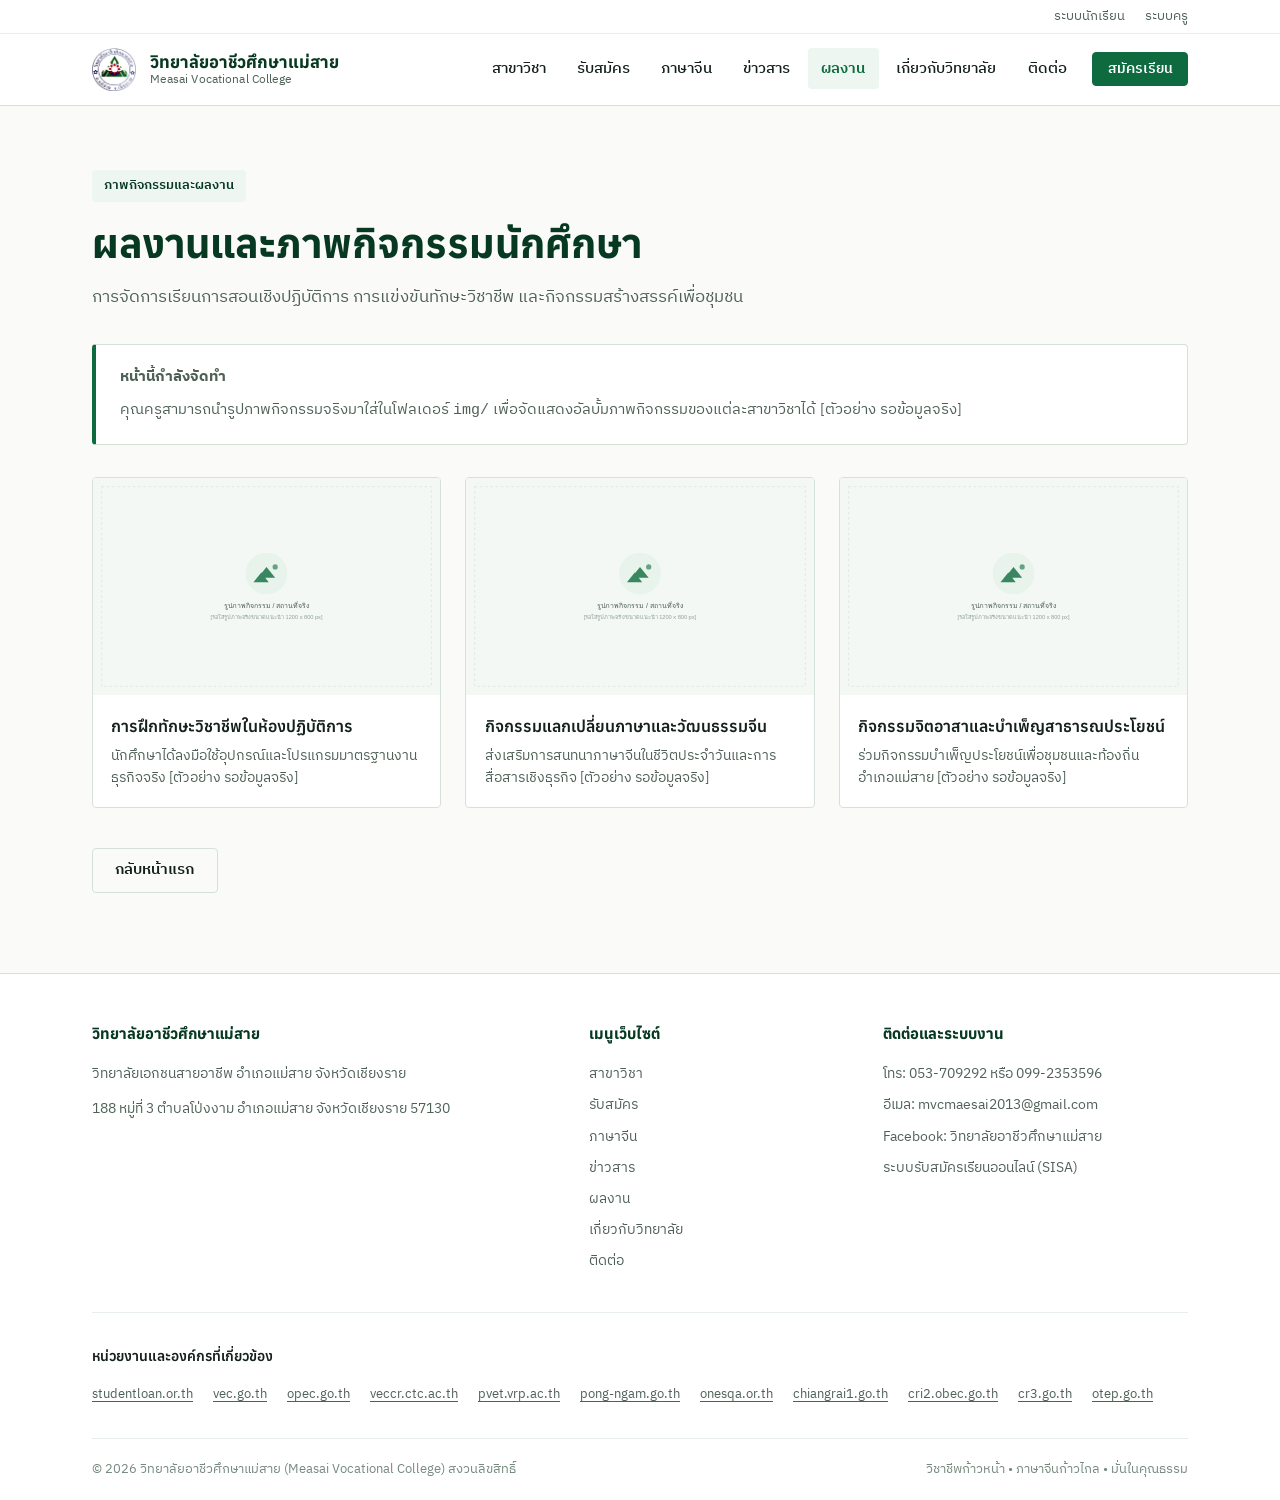
<file: works.html>
<!DOCTYPE html>
<html lang="th">
<head>
  <meta charset="UTF-8">
  <meta name="viewport" content="width=device-width, initial-scale=1.0">
  <title>ผลงานและภาพกิจกรรม | วิทยาลัยอาชีวศึกษาแม่สาย</title>
  <meta name="description" content="ภาพกิจกรรมและผลงานนักศึกษา วิทยาลัยอาชีวศึกษาแม่สาย">
  <link rel="stylesheet" href="css/style.css">
  <link rel="icon" type="image/png" href="img/logo.png">
</head>
<body>
  <a href="#main-content" class="skip-link">ข้ามไปเนื้อหาหลัก</a>
  <div id="site-header"></div>

  <main id="main-content" class="container">
    <div class="placeholder-page-wrap" style="max-width: 100%;">
      <div class="placeholder-badge">ภาพกิจกรรมและผลงาน</div>
      <h1 class="placeholder-title">ผลงานและภาพกิจกรรมนักศึกษา</h1>
      <p style="font-size: 1.05rem; color: var(--color-text-muted); margin-bottom: 2rem;">
        การจัดการเรียนการสอนเชิงปฏิบัติการ การแข่งขันทักษะวิชาชีพ และกิจกรรมสร้างสรรค์เพื่อชุมชน
      </p>

      <div class="placeholder-notice">
        <p><strong>หน้านี้กำลังจัดทำ</strong></p>
        <p>คุณครูสามารถนำรูปภาพกิจกรรมจริงมาใส่ในโฟลเดอร์ <code>img/</code> เพื่อจัดแสดงอัลบั้มภาพกิจกรรมของแต่ละสาขาวิชาได้ [ตัวอย่าง รอข้อมูลจริง]</p>
      </div>

      <div class="works-preview-grid" style="margin-top: 2rem;">
        <article class="work-preview-item">
          <div class="work-img-wrap">
            <img src="img/placeholder.svg" alt="ภาพการฝึกอบรมวิชาชีพ" loading="lazy">
          </div>
          <div class="work-preview-content">
            <h2 class="work-preview-title">การฝึกทักษะวิชาชีพในห้องปฏิบัติการ</h2>
            <p class="work-preview-desc">นักศึกษาได้ลงมือใช้อุปกรณ์และโปรแกรมมาตรฐานงานธุรกิจจริง [ตัวอย่าง รอข้อมูลจริง]</p>
          </div>
        </article>

        <article class="work-preview-item">
          <div class="work-img-wrap">
            <img src="img/placeholder.svg" alt="ภาพกิจกรรมภาษาและวัฒนธรรมจีน" loading="lazy">
          </div>
          <div class="work-preview-content">
            <h2 class="work-preview-title">กิจกรรมแลกเปลี่ยนภาษาและวัฒนธรรมจีน</h2>
            <p class="work-preview-desc">ส่งเสริมการสนทนาภาษาจีนในชีวิตประจำวันและการสื่อสารเชิงธุรกิจ [ตัวอย่าง รอข้อมูลจริง]</p>
          </div>
        </article>

        <article class="work-preview-item">
          <div class="work-img-wrap">
            <img src="img/placeholder.svg" alt="ภาพกิจกรรมจิตอาสาเพื่อสังคม" loading="lazy">
          </div>
          <div class="work-preview-content">
            <h2 class="work-preview-title">กิจกรรมจิตอาสาและบำเพ็ญสาธารณประโยชน์</h2>
            <p class="work-preview-desc">ร่วมกิจกรรมบำเพ็ญประโยชน์เพื่อชุมชนและท้องถิ่นอำเภอแม่สาย [ตัวอย่าง รอข้อมูลจริง]</p>
          </div>
        </article>
      </div>

      <div style="margin-top: 2.5rem;">
        <a href="index.html" class="btn btn-secondary">กลับหน้าแรก</a>
      </div>
    </div>
  </main>

  <div id="site-footer"></div>

  <!-- โหลดข้อมูล -->
  <script src="data/site.js"></script>
  <script src="data/links.js"></script>
  <script src="js/layout.js"></script>
</body>
</html>
</file>
<file: css/style.css>
/**
 * ==============================================================================
 * สไตล์ชีตหลัก: วิทยาลัยอาชีวศึกษาแม่สาย (Measai Vocational College)
 * ออกแบบ: มินิมอล ร่วมสมัย อัตลักษณ์สีเขียวป่าไม้ โครงสร้างแบบ Left-Aligned
 * ==============================================================================
 */

/* นำเข้าฟอนต์ Google Fonts พร้อมฟอนต์สำรองจีน Noto Sans SC */
@import url('https://fonts.googleapis.com/css2?family=Anuphan:wght@400;500;600;700&family=IBM+Plex+Sans+Thai:wght@300;400;500;600&family=Noto+Sans+SC:wght@400;500;700&display=swap');

/* ตัวแปรรูปแบบสีและขนาด (CSS Custom Properties) */
:root {
  /* โทนสีเขียวอัตลักษณ์ (ปรับให้เข้ากับตราสัญลักษณ์วิทยาลัย ผ่านเกณฑ์ WCAG AA > 5:1) */
  --color-primary: #0d6b3f;
  --color-primary-dark: #073821;
  --color-primary-light: #eef6f1;
  --color-primary-subtle: #f4f8f5;

  /* โทนสีพื้นหลังและตัวอักษร */
  --color-bg: #fafbf9;
  --color-surface: #ffffff;
  --color-text: #14201a;
  --color-text-muted: #4f6156;
  --color-text-light: #768a7f;
  --color-border: #d6e1da;
  --color-border-subtle: #e8efe9;

  /* การโฟกัสและการตอบสนอง */
  --color-focus: #0d6b3f;

  /* ฟอนต์ */
  --font-heading: 'Anuphan', 'Prompt', 'Noto Sans SC', sans-serif;
  --font-body: 'IBM Plex Sans Thai', 'Noto Sans SC', -apple-system, BlinkMacSystemFont, 'Segoe UI', Roboto, sans-serif;

  /* เส้นและโครงข่าย */
  --container-max: 1160px;
  --gutter: clamp(1rem, 4vw, 2rem);
  --radius-sm: 4px;
  --radius-md: 6px;

  /* จังหวะการเคลื่อนไหว (Emil Kowalski Philosophy: Snappy & Intentional) */
  --ease-out: cubic-bezier(0.23, 1, 0.32, 1);
  --duration-fast: 150ms;
  --duration-normal: 220ms;
}

/* ล้างค่าเริ่มต้น (Modern Reset) */
*, *::before, *::after {
  box-sizing: border-box;
  margin: 0;
  padding: 0;
}

html {
  font-size: 16px;
  scroll-behavior: smooth;
  -webkit-font-smoothing: antialiased;
  -moz-osx-font-smoothing: grayscale;
}

body {
  font-family: var(--font-body);
  background-color: var(--color-bg);
  color: var(--color-text);
  line-height: 1.65;
  min-height: 100vh;
  display: flex;
  flex-direction: column;
}

img, svg {
  display: block;
  max-width: 100%;
  height: auto;
}

a {
  color: inherit;
  text-decoration: none;
}

button {
  font-family: inherit;
  border: none;
  background: none;
  cursor: pointer;
}

/* ลิงก์ข้ามไปเนื้อหาหลักเพื่อการเข้าถึง (Accessibility Skip Link) */
.skip-link {
  position: absolute;
  top: -100px;
  left: 1rem;
  background: var(--color-primary-dark);
  color: #ffffff;
  padding: 0.75rem 1.25rem;
  z-index: 9999;
  border-radius: var(--radius-sm);
  font-weight: 500;
  transition: top var(--duration-fast) var(--ease-out);
}

.skip-link:focus-visible {
  top: 1rem;
  outline: 3px solid var(--color-primary);
  outline-offset: 2px;
}

/* กรอบโฟกัสมาตรฐานสำหรับผู้ใช้คีย์บอร์ด */
:focus-visible {
  outline: 2px solid var(--color-focus);
  outline-offset: 3px;
}

/* กรอบจัดหน้า (Container) */
.container {
  width: 100%;
  max-width: var(--container-max);
  margin-left: auto;
  margin-right: auto;
  padding-left: var(--gutter);
  padding-right: var(--gutter);
}

/* ==============================================================================
   ส่วนหัวและแถบนำทาง (Header & Navigation)
   ============================================================================== */

/* แถบลิงก์ลัดขนาดเล็กมุมบน (Utility Bar) */
.utility-bar {
  background-color: var(--color-surface);
  border-bottom: 1px solid var(--color-border-subtle);
  font-size: 0.8125rem;
  padding: 0.35rem 0;
  color: var(--color-text-muted);
}

.utility-bar-inner {
  display: flex;
  justify-content: flex-end;
  align-items: center;
  gap: 1.25rem;
}

.utility-link {
  color: var(--color-text-muted);
  display: inline-flex;
  align-items: center;
  gap: 0.35rem;
  transition: color var(--duration-fast) var(--ease-out);
}

.utility-link:hover {
  color: var(--color-primary);
}

/* แถบส่วนหัวหลัก */
.site-header {
  background-color: var(--color-surface);
  border-bottom: 1px solid var(--color-border);
  position: sticky;
  top: 0;
  z-index: 100;
}

.header-inner {
  display: flex;
  align-items: center;
  justify-content: space-between;
  padding-top: 0.85rem;
  padding-bottom: 0.85rem;
  gap: 1.5rem;
}

/* อัตลักษณ์วิทยาลัยในแถบหัว */
.brand {
  display: flex;
  align-items: center;
  gap: 0.85rem;
  text-decoration: none;
}

.brand-logo {
  width: 44px;
  height: 44px;
  object-fit: contain;
  flex-shrink: 0;
}

.brand-text {
  display: flex;
  flex-direction: column;
}

.brand-name-th {
  font-family: var(--font-heading);
  font-size: 1.05rem;
  font-weight: 700;
  line-height: 1.25;
  color: var(--color-primary-dark);
}

.brand-name-sub {
  font-size: 0.75rem;
  color: var(--color-text-muted);
  line-height: 1.2;
  letter-spacing: 0.01em;
}

/* เมนูหลักสำหรับจอขนาดใหญ่ */
.nav-menu {
  display: none;
}

@media (min-width: 900px) {
  .nav-menu {
    display: flex;
    align-items: center;
    gap: 0.25rem;
    list-style: none;
  }

  .nav-link {
    font-size: 0.9375rem;
    font-weight: 500;
    color: var(--color-text);
    padding: 0.5rem 0.85rem;
    border-radius: var(--radius-sm);
    transition: color var(--duration-fast) var(--ease-out), background-color var(--duration-fast) var(--ease-out);
  }

  .nav-link:hover {
    color: var(--color-primary);
    background-color: var(--color-primary-light);
  }

  .nav-link.active {
    color: var(--color-primary);
    font-weight: 600;
    background-color: var(--color-primary-light);
  }

  .nav-cta-item {
    margin-left: 0.5rem;
  }
}

/* ปุ่มเปิดปิดเมนูบนมือถือ */
.menu-toggle {
  display: flex;
  align-items: center;
  justify-content: center;
  width: 42px;
  height: 42px;
  padding: 0;
  border: 1px solid var(--color-border);
  border-radius: var(--radius-sm);
  background-color: var(--color-surface);
  color: var(--color-text);
  transition: background-color var(--duration-fast) var(--ease-out);
}

.menu-toggle:hover {
  background-color: var(--color-primary-light);
}

.menu-toggle:active {
  transform: scale(0.96);
}

.menu-icon {
  width: 22px;
  height: 22px;
}

@media (min-width: 900px) {
  .menu-toggle {
    display: none;
  }
}

/* แผงเมนูบนมือถือ (Mobile Drawer) */
.mobile-menu-overlay {
  display: none;
  position: fixed;
  inset: 0;
  background-color: rgba(7, 56, 33, 0.45);
  backdrop-filter: blur(2px);
  z-index: 200;
}

.mobile-menu-overlay.is-open {
  display: block;
}

.mobile-menu-drawer {
  position: fixed;
  top: 0;
  right: 0;
  bottom: 0;
  width: min(320px, 85vw);
  background-color: var(--color-surface);
  box-shadow: -4px 0 24px rgba(0, 0, 0, 0.08);
  z-index: 210;
  transform: translateX(100%);
  transition: transform var(--duration-normal) var(--ease-out);
  display: flex;
  flex-direction: column;
  padding: 1.5rem;
  overflow-y: auto;
}

.mobile-menu-overlay.is-open .mobile-menu-drawer {
  transform: translateX(0);
}

.mobile-menu-header {
  display: flex;
  align-items: center;
  justify-content: space-between;
  padding-bottom: 1rem;
  border-bottom: 1px solid var(--color-border-subtle);
  margin-bottom: 1.5rem;
}

.mobile-menu-title {
  font-family: var(--font-heading);
  font-size: 1rem;
  font-weight: 700;
  color: var(--color-primary-dark);
}

.mobile-menu-close {
  width: 36px;
  height: 36px;
  display: flex;
  align-items: center;
  justify-content: center;
  border-radius: var(--radius-sm);
  color: var(--color-text-muted);
}

.mobile-menu-close:hover {
  color: var(--color-text);
  background-color: var(--color-primary-light);
}

.mobile-nav-list {
  list-style: none;
  display: flex;
  flex-direction: column;
  gap: 0.25rem;
}

.mobile-nav-link {
  display: block;
  padding: 0.75rem 0.85rem;
  font-size: 1rem;
  font-weight: 500;
  color: var(--color-text);
  border-radius: var(--radius-sm);
  transition: background-color var(--duration-fast) var(--ease-out), color var(--duration-fast) var(--ease-out);
}

.mobile-nav-link:hover,
.mobile-nav-link.active {
  background-color: var(--color-primary-light);
  color: var(--color-primary);
}

.mobile-utility-divider {
  margin: 1.5rem 0 1rem;
  border-top: 1px solid var(--color-border-subtle);
}

.mobile-utility-list {
  list-style: none;
  display: flex;
  flex-direction: column;
  gap: 0.5rem;
}

.mobile-utility-link {
  font-size: 0.875rem;
  color: var(--color-text-muted);
  padding: 0.35rem 0.85rem;
  display: block;
}

/* ==============================================================================
   ส่วนประกอบปุ่ม (Buttons)
   ============================================================================== */
.btn {
  display: inline-flex;
  align-items: center;
  justify-content: center;
  font-size: 0.9375rem;
  font-weight: 600;
  padding: 0.75rem 1.4rem;
  border-radius: var(--radius-sm);
  line-height: 1.25;
  text-decoration: none;
  cursor: pointer;
  transition: background-color var(--duration-fast) var(--ease-out),
              border-color var(--duration-fast) var(--ease-out),
              color var(--duration-fast) var(--ease-out),
              transform var(--duration-fast) var(--ease-out);
}

.btn:active {
  transform: scale(0.98);
}

.btn-primary {
  background-color: var(--color-primary);
  color: #ffffff;
  border: 1px solid var(--color-primary);
}

.btn-primary:hover {
  background-color: var(--color-primary-dark);
  border-color: var(--color-primary-dark);
  color: #ffffff;
}

.btn-secondary {
  background-color: transparent;
  color: var(--color-text);
  border: 1px solid var(--color-border);
}

.btn-secondary:hover {
  background-color: var(--color-surface);
  border-color: var(--color-primary);
  color: var(--color-primary);
}

.btn-sm {
  padding: 0.45rem 0.9rem;
  font-size: 0.875rem;
}

/* ==============================================================================
   หน้าแรก: ส่วนหัวเด่น (Hero Section - Focal Point)
   พร้อม Background Image อาคารเรียนสีส้ม (orange_building.jpg)
   ผสมผสาน Gradient เขียวมรกตเข้ม เพื่อความคมชัดของตัวหนังสือและอัตลักษณ์สถาบัน
   ============================================================================== */
.hero-section {
  position: relative;
  padding-top: clamp(3.25rem, 7vw, 5.5rem);
  padding-bottom: clamp(3.25rem, 7vw, 5.5rem);
  background-color: var(--color-primary-dark);
  background-image: 
    linear-gradient(
      to right,
      rgba(5, 36, 21, 0.95) 0%,
      rgba(7, 56, 33, 0.90) 42%,
      rgba(7, 56, 33, 0.74) 75%,
      rgba(5, 36, 21, 0.58) 100%
    ),
    url('../img/orange_building.jpg');
  background-position: center right;
  background-size: cover;
  background-repeat: no-repeat;
  border-bottom: 1px solid rgba(13, 107, 63, 0.35);
  color: #ffffff;
  overflow: hidden;
}

@media (max-width: 768px) {
  .hero-section {
    background-image: 
      linear-gradient(
        to bottom,
        rgba(5, 36, 21, 0.96) 0%,
        rgba(7, 56, 33, 0.91) 60%,
        rgba(5, 36, 21, 0.85) 100%
      ),
      url('../img/orange_building.jpg');
    background-position: center center;
    padding-top: clamp(2.5rem, 6vw, 3.75rem);
    padding-bottom: clamp(2.5rem, 6vw, 3.75rem);
  }
}

.hero-container {
  position: relative;
  z-index: 2;
}

.hero-layout {
  display: flex;
  flex-direction: column;
  gap: 2rem;
  max-width: 960px;
}

/* ข้อความสถาบันด้านบน */
.hero-institution {
  display: flex;
  flex-wrap: wrap;
  align-items: center;
  gap: 0.5rem 1rem;
  font-size: 0.9375rem;
}

.hero-institution-name {
  font-weight: 600;
  color: #ffffff;
  text-shadow: 0 1px 4px rgba(0, 0, 0, 0.4);
}

.hero-institution-cn {
  font-family: 'Noto Sans SC', sans-serif;
  color: #bde4ce;
  background-color: rgba(13, 107, 63, 0.4);
  border: 1px solid rgba(189, 228, 206, 0.35);
  padding: 0.15rem 0.55rem;
  border-radius: var(--radius-sm);
  font-size: 0.875rem;
  letter-spacing: 0.03em;
  font-weight: 500;
}

.hero-institution-desc {
  color: rgba(238, 246, 241, 0.85);
}

/* คำขวัญขนาดใหญ่สามวรรค แยกบรรทัด (Typographic Centerpiece) */
.hero-motto {
  font-family: var(--font-heading);
  font-size: clamp(2.15rem, 5.2vw, 4.25rem);
  font-weight: 700;
  line-height: 1.15;
  letter-spacing: -0.015em;
  color: #ffffff;
  display: flex;
  flex-direction: column;
  gap: 0.2rem;
  text-shadow: 0 2px 18px rgba(0, 0, 0, 0.45);
}

.hero-motto-line {
  display: block;
}

/* คำอธิบายสั้นๆ ของวิทยาลัย */
.hero-subtext {
  font-size: clamp(1rem, 1.25vw, 1.125rem);
  color: rgba(238, 246, 241, 0.94);
  max-width: 680px;
  line-height: 1.75;
  text-shadow: 0 1px 4px rgba(0, 0, 0, 0.3);
  font-weight: 400;
}

/* ปุ่มดำเนินการหลักและรองในส่วน Hero ปรับแต่งให้เด่นชัดบนภาพพื้นหลัง */
.hero-actions {
  display: flex;
  flex-wrap: wrap;
  gap: 0.85rem;
  padding-top: 0.5rem;
}

.hero-section .btn-primary {
  background-color: #ffffff;
  color: var(--color-primary-dark);
  border-color: #ffffff;
  font-weight: 700;
  box-shadow: 0 4px 16px rgba(0, 0, 0, 0.22);
  transition: background-color var(--duration-fast) var(--ease-out),
              color var(--duration-fast) var(--ease-out),
              border-color var(--duration-fast) var(--ease-out),
              transform var(--duration-fast) var(--ease-out);
}

.hero-section .btn-primary:hover {
  background-color: var(--color-primary-light);
  color: var(--color-primary-dark);
  border-color: var(--color-primary-light);
}

.hero-section .btn-primary:active {
  transform: scale(0.97);
}

.hero-section .btn-secondary {
  background-color: rgba(255, 255, 255, 0.14);
  color: #ffffff;
  border: 1px solid rgba(255, 255, 255, 0.45);
  backdrop-filter: blur(8px);
  -webkit-backdrop-filter: blur(8px);
  font-weight: 600;
  transition: background-color var(--duration-fast) var(--ease-out),
              color var(--duration-fast) var(--ease-out),
              border-color var(--duration-fast) var(--ease-out),
              transform var(--duration-fast) var(--ease-out);
}

.hero-section .btn-secondary:hover {
  background-color: rgba(255, 255, 255, 0.26);
  border-color: #ffffff;
  color: #ffffff;
}

.hero-section .btn-secondary:active {
  transform: scale(0.97);
}

/* แอนิเมชันครั้งเดียวตอนเปิดหน้า เฉพาะส่วน Hero */
@keyframes heroReveal {
  from {
    opacity: 0;
    transform: translateY(12px);
  }
  to {
    opacity: 1;
    transform: translateY(0);
  }
}

.hero-anim-1 {
  animation: heroReveal 320ms var(--ease-out) 0ms forwards;
}

.hero-anim-2 {
  animation: heroReveal 320ms var(--ease-out) 80ms forwards;
}

.hero-anim-3 {
  animation: heroReveal 320ms var(--ease-out) 160ms forwards;
}

@media (prefers-reduced-motion: reduce) {
  .hero-anim-1, .hero-anim-2, .hero-anim-3 {
    animation: none;
    opacity: 1;
    transform: none;
  }
}

/* ==============================================================================
   โครงสร้างส่วนเนื้อหาทั่วไป (General Sections)
   ============================================================================== */
.section {
  padding-top: clamp(3rem, 5vw, 4.5rem);
  padding-bottom: clamp(3rem, 5vw, 4.5rem);
}

.section-alt {
  background-color: var(--color-primary-subtle);
  border-top: 1px solid var(--color-border);
  border-bottom: 1px solid var(--color-border);
}

.section-header {
  margin-bottom: 2rem;
  max-width: 760px;
}

.section-title {
  font-family: var(--font-heading);
  font-size: clamp(1.4rem, 2.5vw, 1.85rem);
  font-weight: 700;
  color: var(--color-primary-dark);
  line-height: 1.3;
}

.section-desc {
  margin-top: 0.5rem;
  font-size: 0.9375rem;
  color: var(--color-text-muted);
}

/* ส่วนหัวพร้อมลิงก์มุมขวา */
.section-header-split {
  display: flex;
  flex-wrap: wrap;
  align-items: flex-end;
  justify-content: space-between;
  gap: 1rem;
  margin-bottom: 2rem;
}

.section-action-link {
  font-size: 0.9375rem;
  font-weight: 500;
  color: var(--color-primary);
  text-decoration: underline;
  text-underline-offset: 4px;
  transition: color var(--duration-fast) var(--ease-out);
}

.section-action-link:hover {
  color: var(--color-primary-dark);
}

/* ==============================================================================
   ส่วนที่ 2: จุดเด่น 3 ข้อ (Highlights)
   ============================================================================== */
.highlights-grid {
  display: grid;
  grid-template-columns: 1fr;
  gap: 1.5rem;
}

@media (min-width: 768px) {
  .highlights-grid {
    grid-template-columns: repeat(3, 1fr);
    gap: 2rem;
  }
}

.highlight-item {
  border-top: 2px solid var(--color-primary);
  padding-top: 1.25rem;
}

.highlight-title {
  font-family: var(--font-heading);
  font-size: 1.15rem;
  font-weight: 700;
  color: var(--color-primary-dark);
  margin-bottom: 0.5rem;
}

.highlight-desc {
  font-size: 0.9375rem;
  color: var(--color-text-muted);
  line-height: 1.65;
}

/* ==============================================================================
   ส่วนที่ 3: สาขาวิชา 5 สาขา (Programs)
   ============================================================================== */
.programs-list {
  display: flex;
  flex-direction: column;
  border-top: 1px solid var(--color-border);
}

.program-row {
  display: grid;
  grid-template-columns: 1fr;
  gap: 0.75rem;
  padding: 1.5rem 0;
  border-bottom: 1px solid var(--color-border);
  text-decoration: none;
  transition: background-color var(--duration-fast) var(--ease-out), padding-left var(--duration-fast) var(--ease-out);
}

@media (min-width: 768px) {
  .program-row {
    grid-template-columns: 240px 1fr 140px;
    align-items: baseline;
    gap: 1.5rem;
  }
}

.program-row:hover {
  background-color: var(--color-surface);
  padding-left: 0.5rem;
  padding-right: 0.5rem;
}

.program-row-title {
  font-family: var(--font-heading);
  font-size: 1.15rem;
  font-weight: 700;
  color: var(--color-text);
  transition: color var(--duration-fast) var(--ease-out);
}

.program-row:hover .program-row-title {
  color: var(--color-primary);
}

.program-row-levels {
  font-size: 0.8125rem;
  font-weight: 500;
  color: var(--color-primary);
  margin-top: 0.2rem;
}

.program-row-summary {
  font-size: 0.9375rem;
  color: var(--color-text-muted);
}

.program-row-action {
  font-size: 0.875rem;
  font-weight: 600;
  color: var(--color-text-muted);
  text-align: right;
  display: none;
}

@media (min-width: 768px) {
  .program-row-action {
    display: block;
  }
}

.program-row:hover .program-row-action {
  color: var(--color-primary);
}

/* ==============================================================================
   ส่วนที่ 4: ข่าวและประกาศล่าสุด (News)
   ============================================================================== */
.news-grid {
  display: grid;
  grid-template-columns: 1fr;
  gap: 1.5rem;
}

@media (min-width: 768px) {
  .news-grid {
    grid-template-columns: repeat(2, 1fr);
    gap: 1.75rem;
  }
}

@media (min-width: 1024px) {
  .news-grid {
    grid-template-columns: repeat(4, 1fr);
  }
}

.news-card {
  background-color: var(--color-surface);
  border: 1px solid var(--color-border);
  border-radius: var(--radius-sm);
  padding: 1.25rem;
  display: flex;
  flex-direction: column;
  gap: 0.75rem;
  text-decoration: none;
  transition: border-color var(--duration-fast) var(--ease-out);
}

.news-card:hover {
  border-color: var(--color-primary);
}

.news-meta {
  display: flex;
  align-items: center;
  justify-content: space-between;
  font-size: 0.8125rem;
  color: var(--color-text-light);
}

.news-category {
  color: var(--color-primary);
  font-weight: 500;
}

.news-card-title {
  font-family: var(--font-heading);
  font-size: 1rem;
  font-weight: 600;
  line-height: 1.4;
  color: var(--color-text);
  transition: color var(--duration-fast) var(--ease-out);
}

.news-card:hover .news-card-title {
  color: var(--color-primary);
}

.news-card-summary {
  font-size: 0.875rem;
  color: var(--color-text-muted);
  line-height: 1.55;
  display: -webkit-box;
  -webkit-line-clamp: 3;
  line-clamp: 3;
  -webkit-box-orient: vertical;
  overflow: hidden;
}

.news-more-links {
  display: flex;
  flex-wrap: wrap;
  align-items: center;
  gap: 1.25rem;
  margin-top: 1.5rem;
  padding-top: 1rem;
  border-top: 1px solid var(--color-border-subtle);
  font-size: 0.9375rem;
}

/* ==============================================================================
   ส่วนที่ 5: ขั้นตอนการสมัคร (Admission Steps)
   ============================================================================== */
.steps-grid {
  display: grid;
  grid-template-columns: 1fr;
  gap: 1.25rem;
}

@media (min-width: 640px) {
  .steps-grid {
    grid-template-columns: repeat(2, 1fr);
  }
}

@media (min-width: 1024px) {
  .steps-grid {
    grid-template-columns: repeat(4, 1fr);
  }
}

.step-card {
  background-color: var(--color-surface);
  border: 1px solid var(--color-border);
  border-radius: var(--radius-sm);
  padding: 1.5rem 1.25rem;
}

.step-number {
  font-family: var(--font-heading);
  font-size: 1.75rem;
  font-weight: 700;
  color: var(--color-primary);
  line-height: 1;
  margin-bottom: 0.75rem;
}

.step-title {
  font-family: var(--font-heading);
  font-size: 1.05rem;
  font-weight: 600;
  color: var(--color-text);
  margin-bottom: 0.5rem;
}

.step-desc {
  font-size: 0.875rem;
  color: var(--color-text-muted);
  line-height: 1.6;
}

/* ==============================================================================
   ส่วนที่ 6: ปฏิทินกิจกรรม (Google Calendar - ซ่อนถ้าไม่มี URL)
   ============================================================================== */
.calendar-section {
  display: none; /* เริ่มต้นซ่อนไว้ js/home.js จะเปิดแสดงหากมี URL */
}

.calendar-section.is-visible {
  display: block;
}

.calendar-frame-wrap {
  width: 100%;
  border: 1px solid var(--color-border);
  border-radius: var(--radius-sm);
  background-color: var(--color-surface);
  overflow: hidden;
  min-height: 480px;
}

.calendar-frame {
  width: 100%;
  height: 520px;
  border: none;
}

/* ==============================================================================
   ส่วนที่ 7: ผลงานและรูปกิจกรรม (Works & Activities)
   ============================================================================== */
.works-preview-grid {
  display: grid;
  grid-template-columns: 1fr;
  gap: 1.5rem;
}

@media (min-width: 768px) {
  .works-preview-grid {
    grid-template-columns: repeat(3, 1fr);
  }
}

.work-preview-item {
  border: 1px solid var(--color-border);
  border-radius: var(--radius-sm);
  background-color: var(--color-surface);
  overflow: hidden;
  display: flex;
  flex-direction: column;
}

.work-img-wrap {
  width: 100%;
  aspect-ratio: 16 / 10;
  background-color: var(--color-primary-subtle);
  overflow: hidden;
}

.work-img-wrap img {
  width: 100%;
  height: 100%;
  object-fit: cover;
}

.work-preview-content {
  padding: 1.15rem;
}

.work-preview-title {
  font-family: var(--font-heading);
  font-size: 1rem;
  font-weight: 600;
  color: var(--color-text);
  margin-bottom: 0.35rem;
}

.work-preview-desc {
  font-size: 0.875rem;
  color: var(--color-text-muted);
  line-height: 1.55;
}

/* ==============================================================================
   ส่วนที่ 8: ติดต่อวิทยาลัย (Contact Section)
   ============================================================================== */
.contact-grid {
  display: grid;
  grid-template-columns: 1fr;
  gap: 2rem;
}

@media (min-width: 800px) {
  .contact-grid {
    grid-template-columns: 1fr 1fr;
    gap: 3rem;
  }
}

.contact-info-block {
  display: flex;
  flex-direction: column;
  gap: 1.25rem;
}

.contact-row {
  display: flex;
  flex-direction: column;
  gap: 0.25rem;
}

.contact-label {
  font-size: 0.8125rem;
  font-weight: 600;
  color: var(--color-text-light);
  text-transform: uppercase;
  letter-spacing: 0.04em;
}

.contact-value {
  font-size: 1rem;
  color: var(--color-text);
  line-height: 1.6;
}

.contact-value a {
  color: var(--color-primary);
  text-decoration: underline;
  text-underline-offset: 3px;
}

.contact-actions {
  display: flex;
  flex-wrap: wrap;
  gap: 0.75rem;
  margin-top: 0.5rem;
}

/* ==============================================================================
   ส่วนท้ายของเว็บไซต์ (Site Footer)
   ============================================================================== */
.site-footer {
  background-color: var(--color-surface);
  border-top: 1px solid var(--color-border);
  margin-top: auto;
  font-size: 0.875rem;
  color: var(--color-text-muted);
}

.footer-top {
  padding-top: 3rem;
  padding-bottom: 2.5rem;
}

.footer-grid {
  display: grid;
  grid-template-columns: 1fr;
  gap: 2rem;
}

@media (min-width: 768px) {
  .footer-grid {
    grid-template-columns: 1.8fr 1fr 1.2fr;
    gap: 2.5rem;
  }
}

.footer-col-title {
  font-family: var(--font-heading);
  font-size: 0.9375rem;
  font-weight: 700;
  color: var(--color-primary-dark);
  margin-bottom: 1rem;
}

.footer-about-text {
  font-size: 0.875rem;
  line-height: 1.65;
  color: var(--color-text-muted);
  margin-bottom: 0.75rem;
}

.footer-links-list {
  list-style: none;
  display: flex;
  flex-direction: column;
  gap: 0.5rem;
}

.footer-link {
  color: var(--color-text-muted);
  transition: color var(--duration-fast) var(--ease-out);
}

.footer-link:hover {
  color: var(--color-primary);
}

/* ลิงก์หน่วยงานภายนอก (Plain Text List - เรียบง่าย ไม่ใช้แบนเนอร์ภาพ) */
.external-links-section {
  border-top: 1px solid var(--color-border-subtle);
  padding-top: 2rem;
  padding-bottom: 2rem;
}

.external-links-title {
  font-family: var(--font-heading);
  font-size: 0.875rem;
  font-weight: 600;
  color: var(--color-text);
  margin-bottom: 1rem;
}

.external-links-cloud {
  display: flex;
  flex-wrap: wrap;
  gap: 0.5rem 1.25rem;
}

.external-link-item {
  font-size: 0.8125rem;
  color: var(--color-text-muted);
  text-decoration: underline;
  text-underline-offset: 3px;
  transition: color var(--duration-fast) var(--ease-out);
}

.external-link-item:hover {
  color: var(--color-primary);
}

/* แถบลิขสิทธิ์ท้ายสุด */
.footer-bottom {
  border-top: 1px solid var(--color-border-subtle);
  padding: 1.25rem 0;
  font-size: 0.8125rem;
  color: var(--color-text-light);
  display: flex;
  flex-wrap: wrap;
  align-items: center;
  justify-content: space-between;
  gap: 0.75rem;
}

/* ==============================================================================
   หน้าชั่วคราว (Placeholder Pages Template: programs.html, admission.html, ฯลฯ)
   ============================================================================== */
.placeholder-page-wrap {
  padding-top: 4rem;
  padding-bottom: 5rem;
  max-width: 760px;
}

.placeholder-badge {
  display: inline-block;
  background-color: var(--color-primary-light);
  color: var(--color-primary-dark);
  font-size: 0.8125rem;
  font-weight: 600;
  padding: 0.35rem 0.75rem;
  border-radius: var(--radius-sm);
  margin-bottom: 1rem;
}

.placeholder-title {
  font-family: var(--font-heading);
  font-size: clamp(1.85rem, 3.5vw, 2.5rem);
  font-weight: 700;
  color: var(--color-primary-dark);
  line-height: 1.25;
  margin-bottom: 1rem;
}

.placeholder-notice {
  background-color: var(--color-surface);
  border: 1px solid var(--color-border);
  border-left: 4px solid var(--color-primary);
  padding: 1.25rem 1.5rem;
  border-radius: var(--radius-sm);
  margin-top: 1.5rem;
  margin-bottom: 2rem;
}

.placeholder-notice p {
  color: var(--color-text-muted);
  font-size: 0.9375rem;
  margin-bottom: 0.5rem;
}

.placeholder-notice p:last-child {
  margin-bottom: 0;
}

/* ตารางหรือรายละเอียดในหน้า program.html */
.program-detail-card {
  background-color: var(--color-surface);
  border: 1px solid var(--color-border);
  border-radius: var(--radius-sm);
  padding: 2rem;
  margin-top: 2rem;
}

.program-detail-header {
  border-bottom: 1px solid var(--color-border-subtle);
  padding-bottom: 1.25rem;
  margin-bottom: 1.5rem;
}

.program-detail-title {
  font-family: var(--font-heading);
  font-size: 1.75rem;
  font-weight: 700;
  color: var(--color-primary-dark);
}

.program-detail-sub {
  font-size: 0.9375rem;
  color: var(--color-primary);
  font-weight: 500;
  margin-top: 0.25rem;
}

.program-detail-section {
  margin-bottom: 1.5rem;
}

.program-detail-section-title {
  font-family: var(--font-heading);
  font-size: 1.05rem;
  font-weight: 600;
  color: var(--color-text);
  margin-bottom: 0.5rem;
}

.program-detail-list {
  padding-left: 1.25rem;
  color: var(--color-text-muted);
}

.program-detail-list li {
  margin-bottom: 0.35rem;
}
</file>
